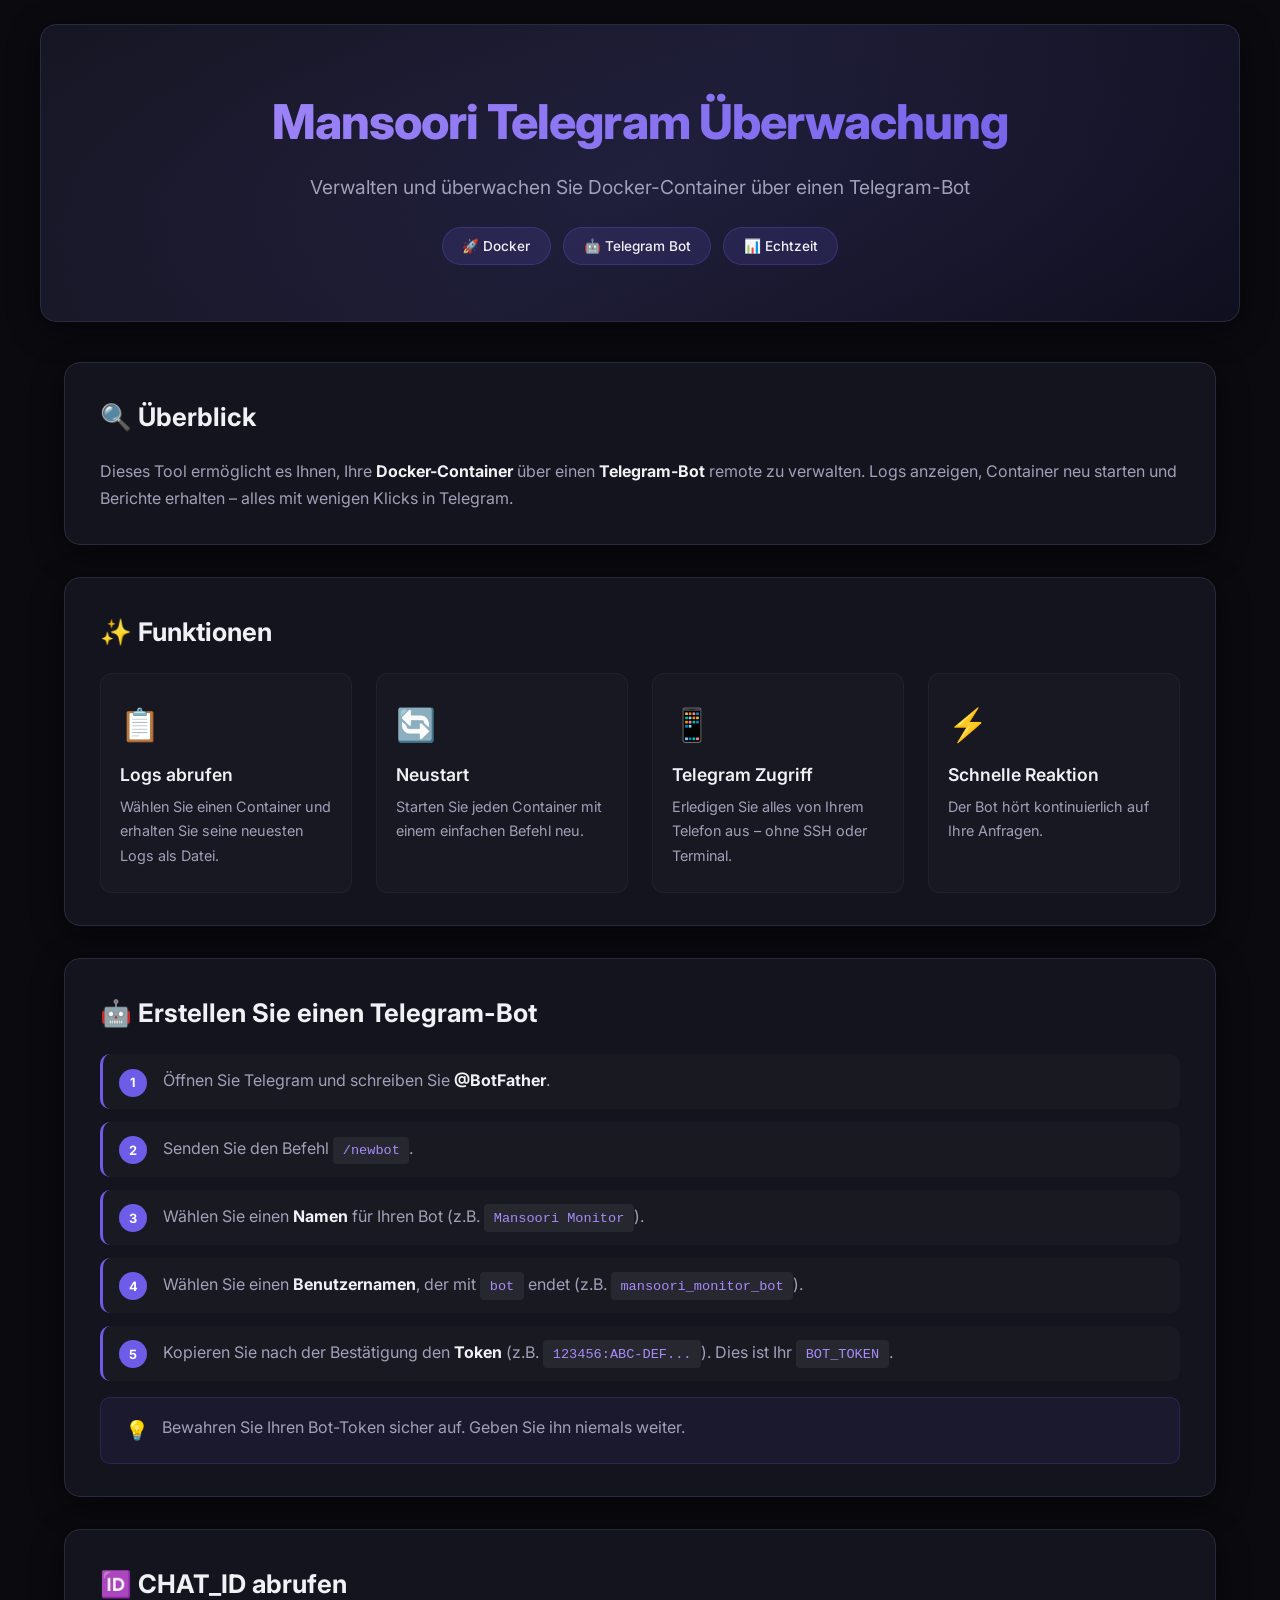
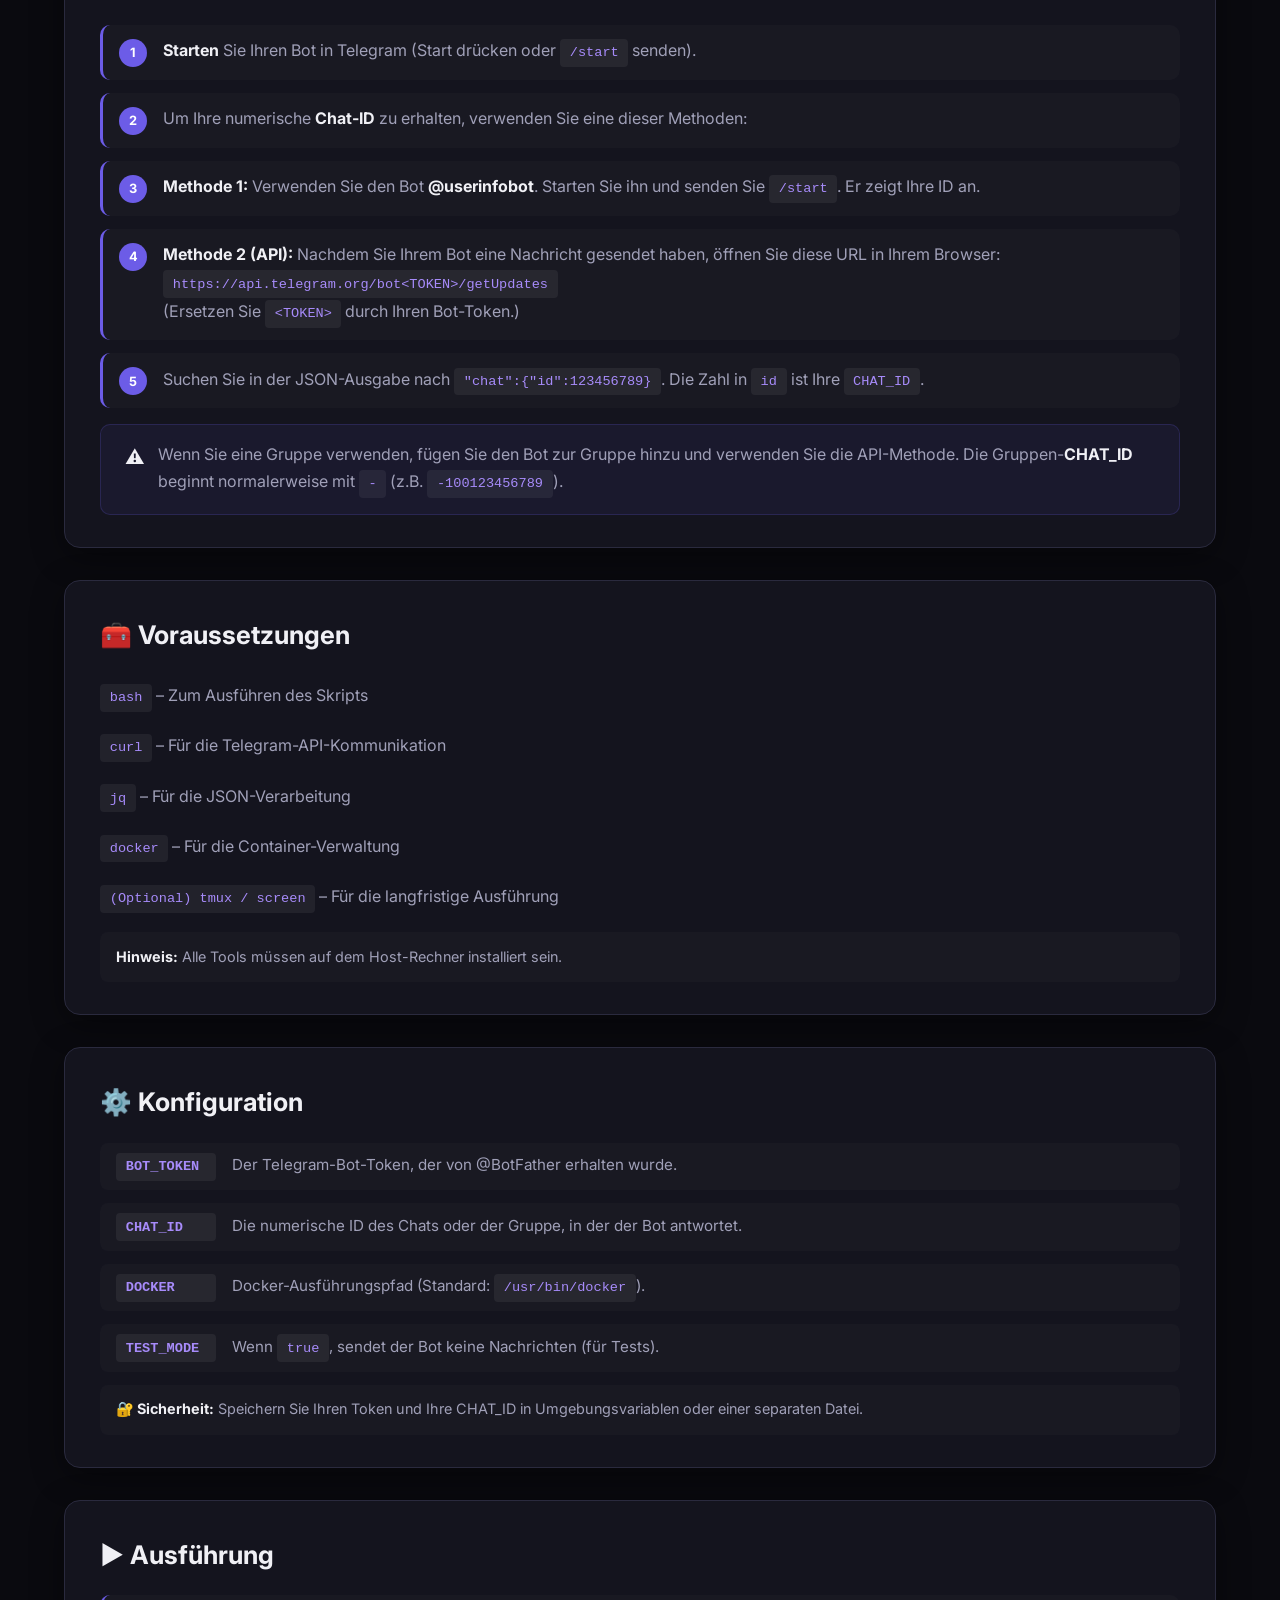
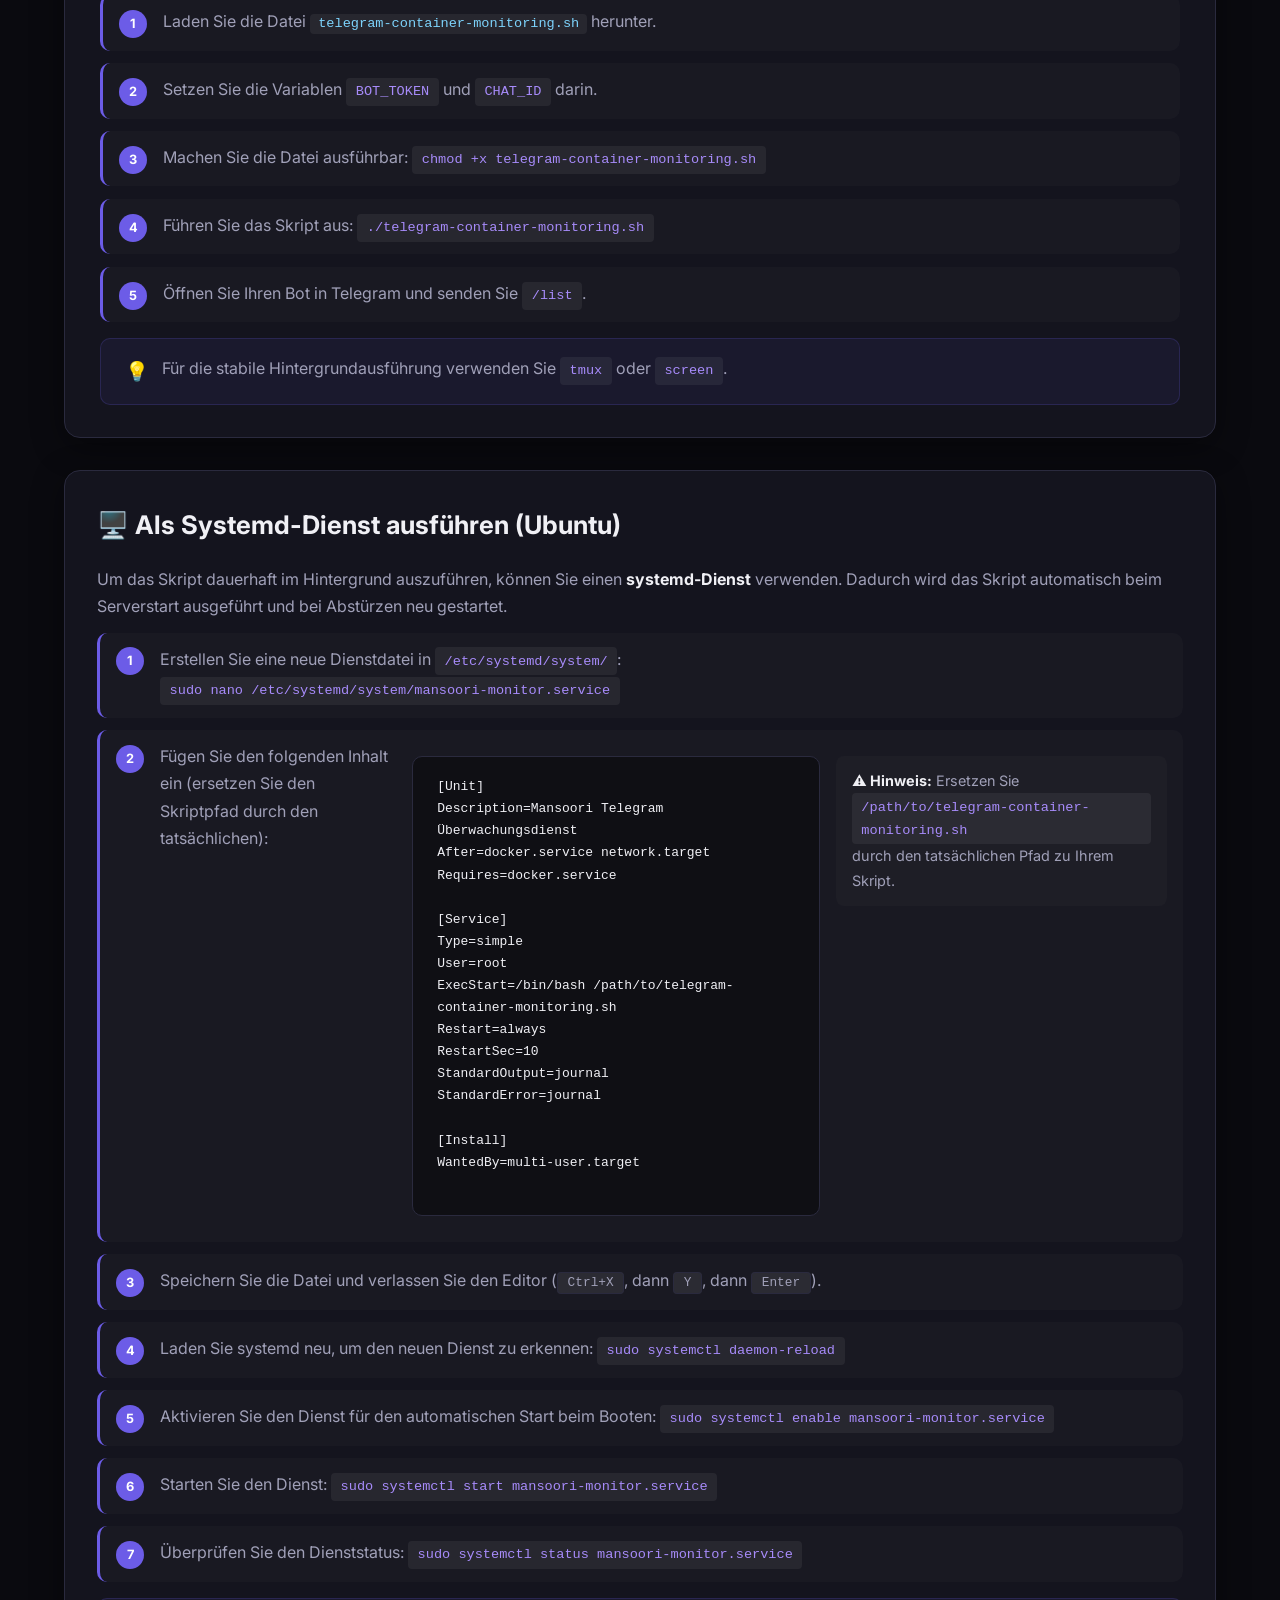
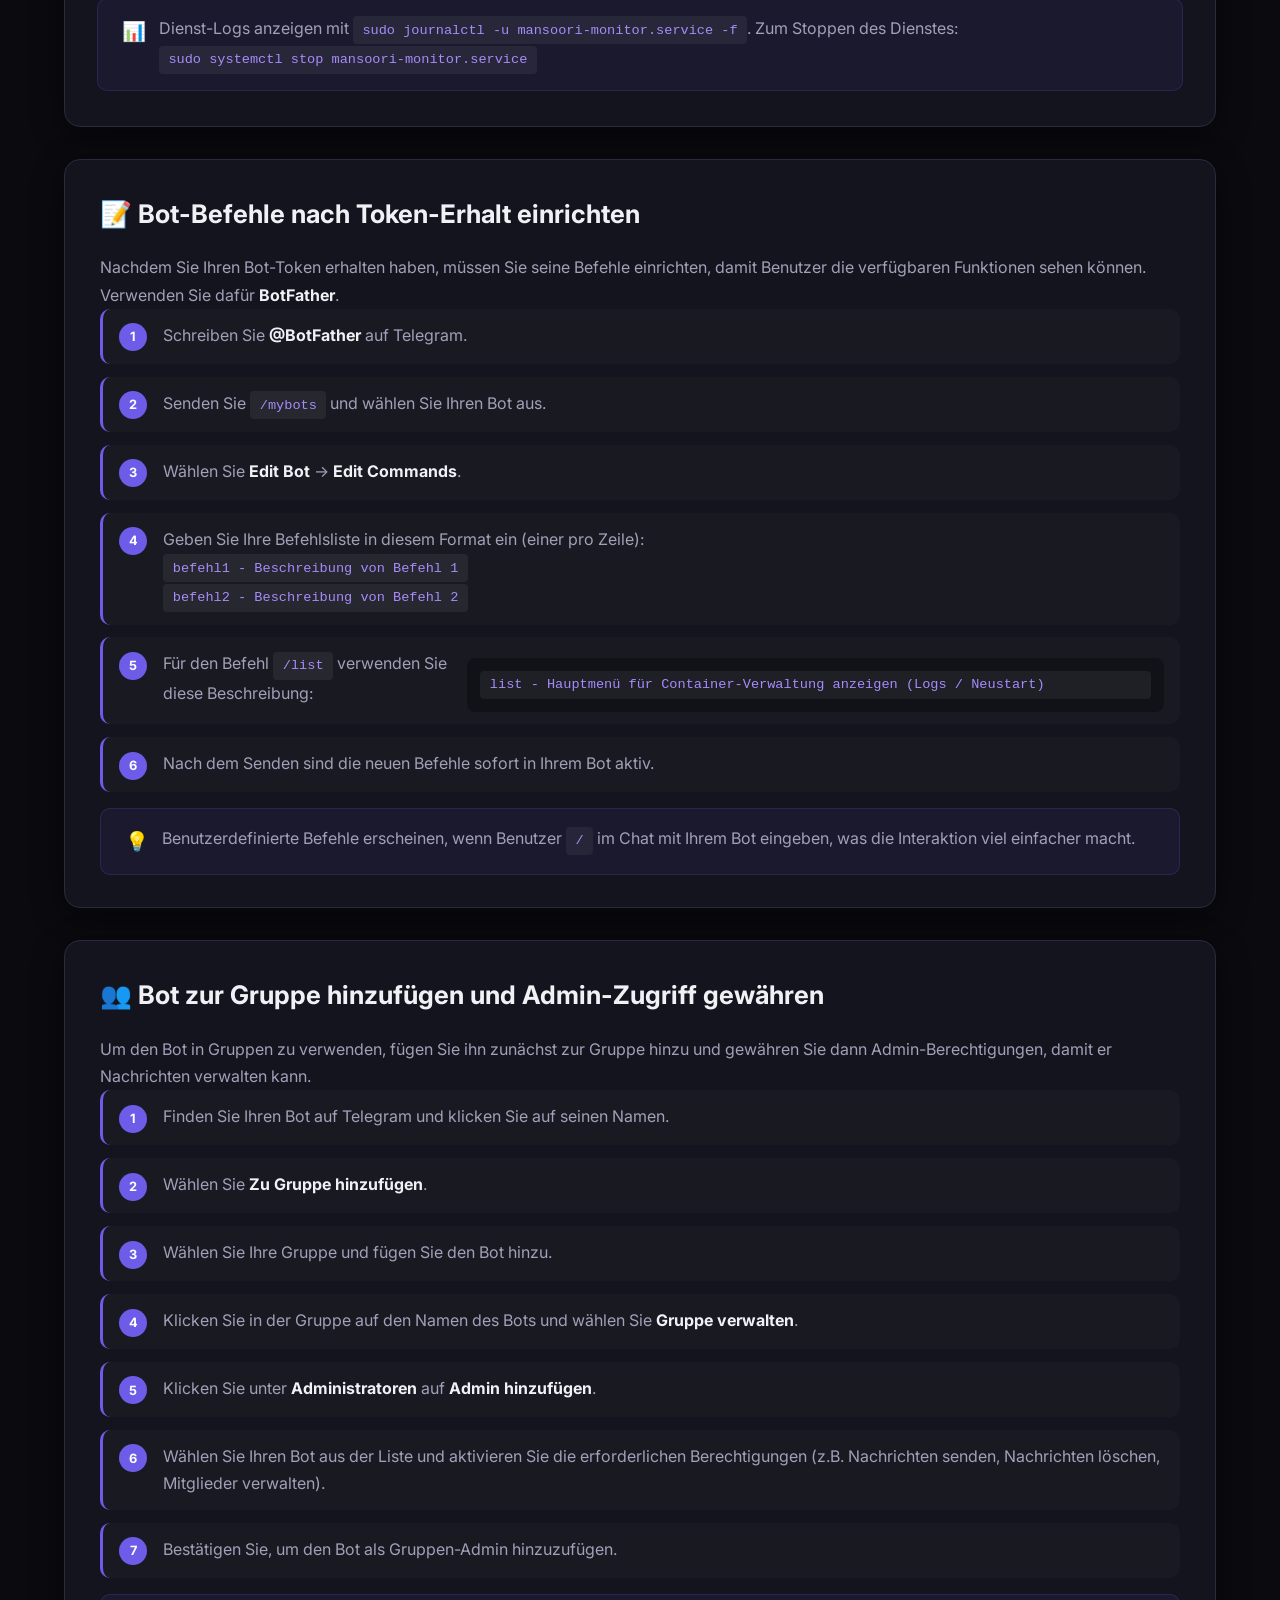
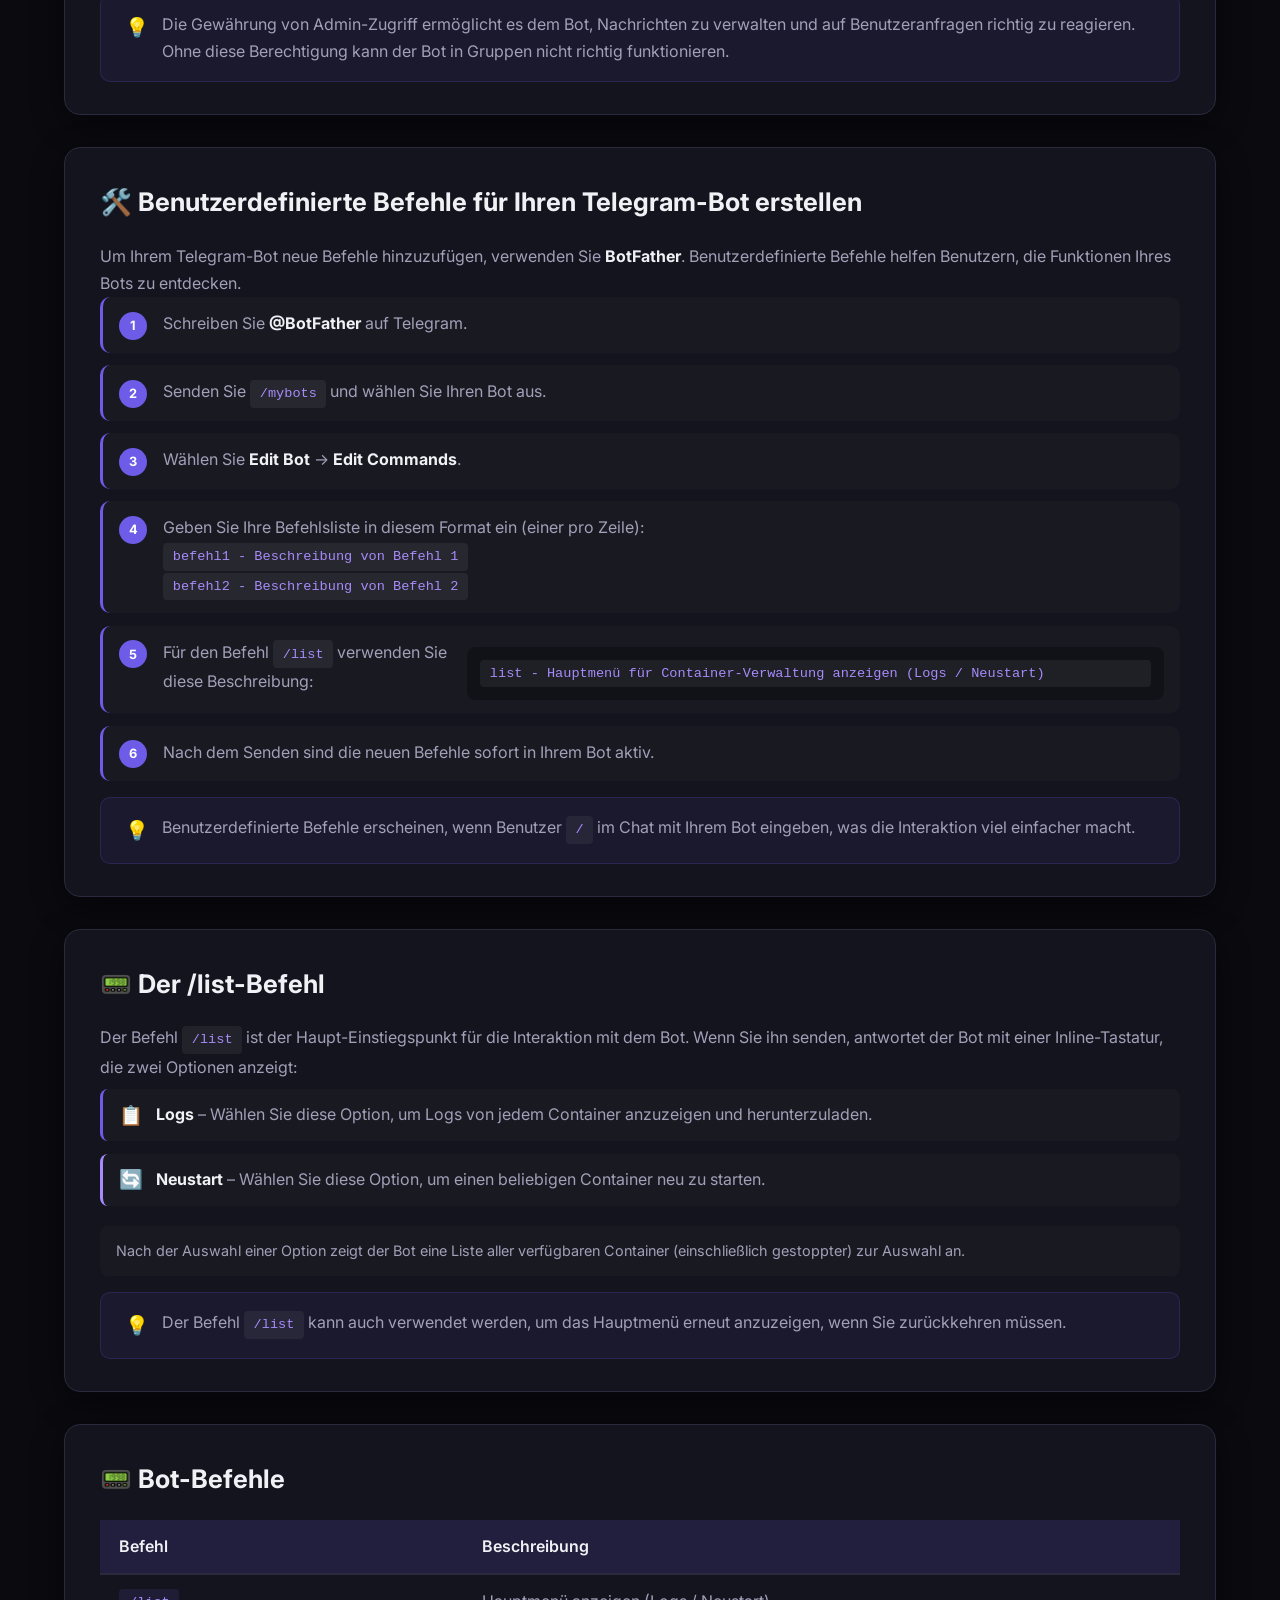
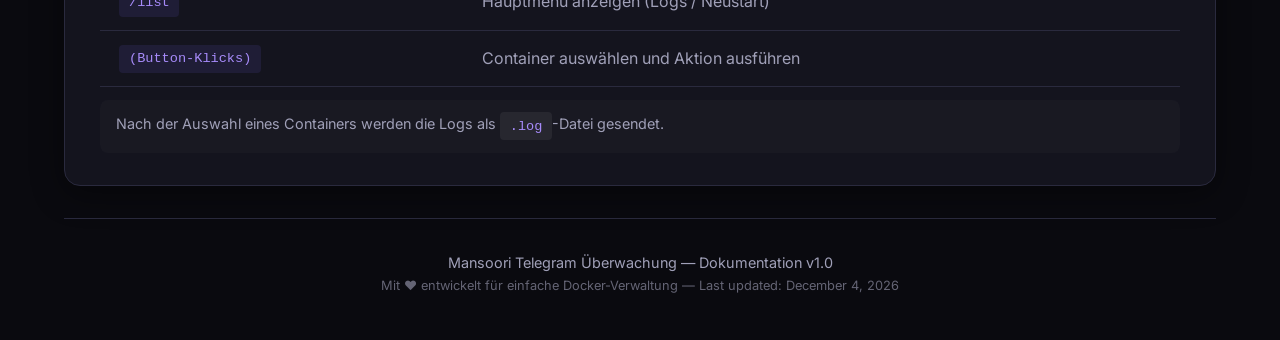
<file: de.html>
<!DOCTYPE html>
<html lang="de">
<head>
    <meta charset="UTF-8" />
    <meta name="viewport" content="width=device-width, initial-scale=1.0" />
    <title>Mansoori Telegram Überwachung</title>
    <link href="https://fonts.googleapis.com/css2?family=Inter:wght@300;400;500;600;700;800&display=swap" rel="stylesheet" />
    <style>
        * {
            margin: 0;
            padding: 0;
            box-sizing: border-box;
        }

        :root {
            --bg-primary: #0a0a0f;
            --bg-card: #14141e;
            --bg-card-hover: #1a1a2e;
            --border-color: #2a2a3e;
            --text-primary: #f0f0f5;
            --text-secondary: #a0a0b8;
            --accent: #6c5ce7;
            --accent-hover: #7c6cf7;
            --radius: 16px;
            --shadow: 0 8px 32px rgba(0,0,0,0.4);
        }

        body {
            font-family: 'Inter', -apple-system, BlinkMacSystemFont, sans-serif;
            background: var(--bg-primary);
            color: var(--text-primary);
            line-height: 1.7;
            padding: 0;
            margin: 0;
            min-height: 100vh;
            direction: ltr;
            text-align: left;
        }

        .container {
            max-width: 1200px;
            margin: 0 auto;
            padding: 0 1.5rem 3rem;
        }

        .hero {
            background: linear-gradient(135deg, #14141e 0%, #1a1a2e 50%, #0d0d1a 100%);
            border: 1px solid var(--border-color);
            border-radius: var(--radius);
            padding: 3.5rem 2.5rem;
            margin: 1.5rem auto 2.5rem;
            max-width: 1200px;
            width: calc(100% - 3rem);
            box-shadow: var(--shadow);
            position: relative;
            overflow: hidden;
            text-align: center;
        }

        .hero-content {
            position: relative;
            z-index: 2;
        }

        .hero h1 {
            font-size: 3rem;
            font-weight: 800;
            background: linear-gradient(135deg, #a78bfa, #6c5ce7);
            -webkit-background-clip: text;
            -webkit-text-fill-color: transparent;
            background-clip: text;
            margin-bottom: 0.5rem;
            letter-spacing: -0.02em;
            text-align: center;
        }

        .hero .subtitle {
            font-size: 1.2rem;
            color: var(--text-secondary);
            margin-bottom: 1.5rem;
            text-align: center;
        }

        .hero-glow {
            position: absolute;
            top: -50%;
            left: -50%;
            width: 200%;
            height: 200%;
            background: radial-gradient(ellipse at center, rgba(108,92,231,0.08) 0%, transparent 70%);
            z-index: 1;
            pointer-events: none;
        }

        .badge-container {
            display: flex;
            gap: 0.8rem;
            flex-wrap: wrap;
            justify-content: center;
        }

        .badge {
            background: rgba(108,92,231,0.15);
            border: 1px solid rgba(108,92,231,0.25);
            padding: 0.4rem 1.2rem;
            border-radius: 50px;
            font-size: 0.85rem;
            font-weight: 500;
            color: var(--text-primary);
        }

        .card {
            background: var(--bg-card);
            border: 1px solid var(--border-color);
            border-radius: var(--radius);
            padding: 2rem 2.2rem;
            margin-bottom: 2rem;
            box-shadow: var(--shadow);
            transition: border-color 0.3s ease;
        }

        .card:hover {
            border-color: rgba(108,92,231,0.3);
        }

        .card h2 {
            font-size: 1.6rem;
            font-weight: 700;
            margin-bottom: 1.2rem;
            color: var(--text-primary);
            text-align: left;
        }

        .card p, .card li {
            color: var(--text-secondary);
            text-align: left;
        }

        .card strong {
            color: var(--text-primary);
        }

        .features-grid {
            display: grid;
            grid-template-columns: repeat(auto-fit, minmax(220px, 1fr));
            gap: 1.5rem;
            margin-top: 0.5rem;
        }

        .feature-item {
            background: rgba(255,255,255,0.02);
            padding: 1.5rem 1.2rem;
            border-radius: 12px;
            border: 1px solid rgba(255,255,255,0.04);
            transition: all 0.3s ease;
            text-align: left;
        }

        .feature-item:hover {
            background: var(--bg-card-hover);
            border-color: rgba(108,92,231,0.2);
            transform: translateY(-2px);
        }

        .feature-item .icon {
            font-size: 2rem;
            display: block;
            margin-bottom: 0.5rem;
        }

        .feature-item h3 {
            font-size: 1.1rem;
            font-weight: 600;
            margin-bottom: 0.3rem;
            color: var(--text-primary);
            text-align: left;
        }

        .feature-item p {
            font-size: 0.9rem;
            color: var(--text-secondary);
            text-align: left;
        }

        .step-list {
            display: flex;
            flex-direction: column;
            gap: 0.8rem;
        }

        .step {
            display: flex;
            align-items: flex-start;
            gap: 1rem;
            padding: 0.8rem 1rem;
            background: rgba(255,255,255,0.02);
            border-radius: 10px;
            border-left: 3px solid var(--accent);
        }

        .step-num {
            background: var(--accent);
            color: #fff;
            width: 28px;
            height: 28px;
            border-radius: 50%;
            display: flex;
            align-items: center;
            justify-content: center;
            font-size: 0.8rem;
            font-weight: 700;
            flex-shrink: 0;
            margin-top: 0.1rem;
        }

        .step p {
            margin: 0;
            color: var(--text-secondary);
            text-align: left;
        }

        .step strong {
            color: var(--text-primary);
        }

        .cmd, code, .var {
            background: rgba(255,255,255,0.06);
            padding: 0.15rem 0.6rem;
            border-radius: 4px;
            font-family: 'Monaco', 'Menlo', monospace;
            font-size: 0.85rem;
            color: #a78bfa;
            direction: ltr;
            text-align: left;
            display: inline-block;
        }

        pre {
            background: rgba(0,0,0,0.4);
            padding: 1.2rem 1.5rem;
            border-radius: 10px;
            overflow-x: auto;
            border: 1px solid var(--border-color);
            margin: 0.8rem 0;
            white-space: pre-wrap !important;
            word-wrap: break-word !important;
            overflow: visible !important;
            max-height: none !important;
            width: 100% !important;
            box-sizing: border-box !important;
        }

        pre code {
            background: transparent;
            padding: 0;
            color: #e0e0e5;
            font-size: 0.85rem;
            display: block;
            direction: ltr;
            text-align: left;
        }

        .tip-box {
            background: rgba(108,92,231,0.08);
            border: 1px solid rgba(108,92,231,0.2);
            border-radius: 10px;
            padding: 1rem 1.5rem;
            margin-top: 1rem;
            display: flex;
            align-items: flex-start;
            gap: 0.8rem;
        }

        .tip-icon {
            font-size: 1.2rem;
            flex-shrink: 0;
        }

        .tip-box p {
            margin: 0;
            color: var(--text-secondary);
            text-align: left;
        }

        .config-block {
            display: flex;
            flex-direction: column;
            gap: 0.8rem;
        }

        .config-item {
            display: flex;
            align-items: baseline;
            gap: 1rem;
            padding: 0.6rem 1rem;
            background: rgba(255,255,255,0.02);
            border-radius: 8px;
            flex-wrap: wrap;
        }

        .config-item .var {
            font-weight: 600;
            min-width: 100px;
        }

        .config-item .desc {
            color: var(--text-secondary);
            font-size: 0.95rem;
            text-align: left;
        }

        .commands-table {
            width: 100%;
            border-collapse: collapse;
            margin: 0.5rem 0;
        }

        .commands-table th {
            background: rgba(108,92,231,0.15);
            padding: 0.8rem 1.2rem;
            text-align: left;
            font-weight: 600;
            color: var(--text-primary);
            border-bottom: 2px solid var(--border-color);
        }

        .commands-table td {
            padding: 0.8rem 1.2rem;
            border-bottom: 1px solid var(--border-color);
            color: var(--text-secondary);
            text-align: left;
        }

        .commands-table tr:hover td {
            background: rgba(255,255,255,0.02);
        }

        .commands-table .cmd {
            background: rgba(108,92,231,0.12);
        }

        .prereq-list {
            list-style: none;
            padding: 0;
            display: flex;
            flex-direction: column;
            gap: 0.5rem;
        }

        .prereq-list li {
            padding: 0.4rem 0;
            color: var(--text-secondary);
            text-align: left;
        }

        .note {
            font-size: 0.9rem;
            color: var(--text-secondary);
            padding: 0.8rem 1rem;
            background: rgba(255,255,255,0.02);
            border-radius: 8px;
            margin-top: 0.8rem;
            text-align: left;
        }

        .file {
            background: rgba(255,255,255,0.06);
            padding: 0.15rem 0.5rem;
            border-radius: 4px;
            font-family: monospace;
            font-size: 0.85rem;
            color: #7dd3fc;
        }

        .footer {
            text-align: center;
            padding: 2rem 0 1rem;
            border-top: 1px solid var(--border-color);
            margin-top: 1rem;
        }

        .footer p {
            color: var(--text-secondary);
            font-size: 0.9rem;
            text-align: center;
        }

        .footer .small {
            font-size: 0.8rem;
            color: rgba(160,160,184,0.6);
        }

        kbd {
            background: rgba(255,255,255,0.08);
            padding: 0.15rem 0.6rem;
            border-radius: 4px;
            font-size: 0.8rem;
            border: 1px solid var(--border-color);
            color: var(--text-secondary);
        }

        .service-section {
            width: 100% !important;
            max-width: 100% !important;
            margin: 0 auto 2rem auto !important;
            padding: 0 !important;
            border-radius: 0 !important;
            box-shadow: none !important;
            background: transparent !important;
            border: none !important;
            overflow: visible !important;
        }

        .service-section .service-inner {
            background: var(--bg-card);
            border: 1px solid var(--border-color);
            border-radius: var(--radius);
            padding: 2rem 2rem 2.2rem;
            box-shadow: var(--shadow);
            width: 100%;
            overflow: visible !important;
        }

        .service-section pre {
            white-space: pre-wrap !important;
            word-wrap: break-word !important;
            overflow: visible !important;
            max-height: none !important;
            width: 100% !important;
            box-sizing: border-box !important;
        }

        ul, ol {
            padding-left: 1.5rem;
            padding-right: 0;
        }

        ul li, ol li {
            text-align: left;
        }

        @media (max-width: 768px) {
            .hero {
                padding: 2rem 1.2rem;
                width: calc(100% - 1.5rem);
            }
            .hero h1 {
                font-size: 2rem;
            }
            .card {
                padding: 1.5rem 1.2rem;
            }
            .features-grid {
                grid-template-columns: 1fr 1fr;
            }
            .config-item {
                flex-direction: column;
                gap: 0.2rem;
            }
            .service-section .service-inner {
                padding: 1.4rem 1.2rem;
            }
        }

        @media (max-width: 480px) {
            .features-grid {
                grid-template-columns: 1fr;
            }
            .hero h1 {
                font-size: 1.6rem;
            }
            .step {
                flex-direction: column;
                gap: 0.3rem;
            }
            .service-section .service-inner {
                padding: 1rem 0.8rem;
            }
        }
    </style>
</head>
<body>

    <header class="hero">
        <div class="hero-content">
            <h1>Mansoori Telegram Überwachung</h1>
            <p class="subtitle">Verwalten und überwachen Sie Docker-Container über einen Telegram-Bot</p>
            <div class="badge-container">
                <span class="badge">🚀 Docker</span>
                <span class="badge">🤖 Telegram Bot</span>
                <span class="badge">📊 Echtzeit</span>
            </div>
        </div>
        <div class="hero-glow"></div>
    </header>

    <main class="container">

        <section class="card">
            <h2>🔍 Überblick</h2>
            <p>
                Dieses Tool ermöglicht es Ihnen, Ihre <strong>Docker-Container</strong> über einen 
                <strong>Telegram-Bot</strong> remote zu verwalten. Logs anzeigen, Container neu starten 
                und Berichte erhalten – alles mit wenigen Klicks in Telegram.
            </p>
        </section>

        <section class="card">
            <h2>✨ Funktionen</h2>
            <div class="features-grid">
                <div class="feature-item">
                    <span class="icon">📋</span>
                    <h3>Logs abrufen</h3>
                    <p>Wählen Sie einen Container und erhalten Sie seine neuesten Logs als Datei.</p>
                </div>
                <div class="feature-item">
                    <span class="icon">🔄</span>
                    <h3>Neustart</h3>
                    <p>Starten Sie jeden Container mit einem einfachen Befehl neu.</p>
                </div>
                <div class="feature-item">
                    <span class="icon">📱</span>
                    <h3>Telegram Zugriff</h3>
                    <p>Erledigen Sie alles von Ihrem Telefon aus – ohne SSH oder Terminal.</p>
                </div>
                <div class="feature-item">
                    <span class="icon">⚡</span>
                    <h3>Schnelle Reaktion</h3>
                    <p>Der Bot hört kontinuierlich auf Ihre Anfragen.</p>
                </div>
            </div>
        </section>

        <section class="card">
            <h2>🤖 Erstellen Sie einen Telegram-Bot</h2>
            <div class="step-list">
                <div class="step">
                    <span class="step-num">1</span>
                    <p>Öffnen Sie Telegram und schreiben Sie <strong>@BotFather</strong>.</p>
                </div>
                <div class="step">
                    <span class="step-num">2</span>
                    <p>Senden Sie den Befehl <span class="cmd">/newbot</span>.</p>
                </div>
                <div class="step">
                    <span class="step-num">3</span>
                    <p>Wählen Sie einen <strong>Namen</strong> für Ihren Bot (z.B. <code>Mansoori Monitor</code>).</p>
                </div>
                <div class="step">
                    <span class="step-num">4</span>
                    <p>Wählen Sie einen <strong>Benutzernamen</strong>, der mit <code>bot</code> endet (z.B. <code>mansoori_monitor_bot</code>).</p>
                </div>
                <div class="step">
                    <span class="step-num">5</span>
                    <p>Kopieren Sie nach der Bestätigung den <strong>Token</strong> (z.B. <code>123456:ABC-DEF...</code>). Dies ist Ihr <span class="var">BOT_TOKEN</span>.</p>
                </div>
            </div>
            <div class="tip-box">
                <span class="tip-icon">💡</span>
                <p>Bewahren Sie Ihren Bot-Token sicher auf. Geben Sie ihn niemals weiter.</p>
            </div>
        </section>

        <section class="card">
            <h2>🆔 CHAT_ID abrufen</h2>
            <div class="step-list">
                <div class="step">
                    <span class="step-num">1</span>
                    <p><strong>Starten</strong> Sie Ihren Bot in Telegram (Start drücken oder <span class="cmd">/start</span> senden).</p>
                </div>
                <div class="step">
                    <span class="step-num">2</span>
                    <p>Um Ihre numerische <strong>Chat-ID</strong> zu erhalten, verwenden Sie eine dieser Methoden:</p>
                </div>
                <div class="step">
                    <span class="step-num">3</span>
                    <p>
                        <strong>Methode 1:</strong> Verwenden Sie den Bot <strong>@userinfobot</strong>. 
                        Starten Sie ihn und senden Sie <span class="cmd">/start</span>. Er zeigt Ihre ID an.
                    </p>
                </div>
                <div class="step">
                    <span class="step-num">4</span>
                    <p>
                        <strong>Methode 2 (API):</strong> Nachdem Sie Ihrem Bot eine Nachricht gesendet haben, öffnen Sie diese URL in Ihrem Browser:
                        <br />
                        <code>https://api.telegram.org/bot&lt;TOKEN&gt;/getUpdates</code>
                        <br />
                        (Ersetzen Sie <code>&lt;TOKEN&gt;</code> durch Ihren Bot-Token.)
                    </p>
                </div>
                <div class="step">
                    <span class="step-num">5</span>
                    <p>Suchen Sie in der JSON-Ausgabe nach <code>"chat":{"id":123456789}</code>. Die Zahl in <code>id</code> ist Ihre <span class="var">CHAT_ID</span>.</p>
                </div>
            </div>
            <div class="tip-box">
                <span class="tip-icon">⚠️</span>
                <p>
                    Wenn Sie eine Gruppe verwenden, fügen Sie den Bot zur Gruppe hinzu und verwenden Sie die API-Methode. 
                    Die Gruppen-<strong>CHAT_ID</strong> beginnt normalerweise mit <code>-</code> (z.B. <code>-100123456789</code>).
                </p>
            </div>
        </section>

        <section class="card">
            <h2>🧰 Voraussetzungen</h2>
            <ul class="prereq-list">
                <li><span class="cmd">bash</span> – Zum Ausführen des Skripts</li>
                <li><span class="cmd">curl</span> – Für die Telegram-API-Kommunikation</li>
                <li><span class="cmd">jq</span> – Für die JSON-Verarbeitung</li>
                <li><span class="cmd">docker</span> – Für die Container-Verwaltung</li>
                <li><span class="cmd">(Optional) tmux / screen</span> – Für die langfristige Ausführung</li>
            </ul>
            <p class="note">
                <strong>Hinweis:</strong> Alle Tools müssen auf dem Host-Rechner installiert sein.
            </p>
        </section>

        <section class="card">
            <h2>⚙️ Konfiguration</h2>
            <div class="config-block">
                <div class="config-item">
                    <span class="var">BOT_TOKEN</span>
                    <span class="desc">Der Telegram-Bot-Token, der von @BotFather erhalten wurde.</span>
                </div>
                <div class="config-item">
                    <span class="var">CHAT_ID</span>
                    <span class="desc">Die numerische ID des Chats oder der Gruppe, in der der Bot antwortet.</span>
                </div>
                <div class="config-item">
                    <span class="var">DOCKER</span>
                    <span class="desc">Docker-Ausführungspfad (Standard: <code>/usr/bin/docker</code>).</span>
                </div>
                <div class="config-item">
                    <span class="var">TEST_MODE</span>
                    <span class="desc">Wenn <code>true</code>, sendet der Bot keine Nachrichten (für Tests).</span>
                </div>
            </div>
            <p class="note">
                <strong>🔐 Sicherheit:</strong> Speichern Sie Ihren Token und Ihre CHAT_ID in Umgebungsvariablen oder einer separaten Datei.
            </p>
        </section>

        <section class="card">
            <h2>▶️ Ausführung</h2>
            <div class="step-list">
                <div class="step">
                    <span class="step-num">1</span>
                    <p>Laden Sie die Datei <span class="file">telegram-container-monitoring.sh</span> herunter.</p>
                </div>
                <div class="step">
                    <span class="step-num">2</span>
                    <p>Setzen Sie die Variablen <code>BOT_TOKEN</code> und <code>CHAT_ID</code> darin.</p>
                </div>
                <div class="step">
                    <span class="step-num">3</span>
                    <p>Machen Sie die Datei ausführbar: <span class="cmd">chmod +x telegram-container-monitoring.sh</span></p>
                </div>
                <div class="step">
                    <span class="step-num">4</span>
                    <p>Führen Sie das Skript aus: <span class="cmd">./telegram-container-monitoring.sh</span></p>
                </div>
                <div class="step">
                    <span class="step-num">5</span>
                    <p>Öffnen Sie Ihren Bot in Telegram und senden Sie <span class="cmd">/list</span>.</p>
                </div>
            </div>
            <div class="tip-box">
                <span class="tip-icon">💡</span>
                <p>Für die stabile Hintergrundausführung verwenden Sie <span class="cmd">tmux</span> oder <span class="cmd">screen</span>.</p>
            </div>
        </section>

        <section class="card service-section">
            <div class="service-inner">
                <h2>🖥️ Als Systemd-Dienst ausführen (Ubuntu)</h2>
                <p style="color:var(--text-secondary); margin-bottom:0.8rem;">
                    Um das Skript dauerhaft im Hintergrund auszuführen, können Sie einen <strong>systemd-Dienst</strong> verwenden. 
                    Dadurch wird das Skript automatisch beim Serverstart ausgeführt und bei Abstürzen neu gestartet.
                </p>
                <div class="step-list">
                    <div class="step">
                        <span class="step-num">1</span>
                        <p>
                            Erstellen Sie eine neue Dienstdatei in <code>/etc/systemd/system/</code>:
                            <br />
                            <span class="cmd">sudo nano /etc/systemd/system/mansoori-monitor.service</span>
                        </p>
                    </div>
                    <div class="step">
                        <span class="step-num">2</span>
                        <p>
                            Fügen Sie den folgenden Inhalt ein (ersetzen Sie den Skriptpfad durch den tatsächlichen):
                        </p>
                        <pre>
[Unit]
Description=Mansoori Telegram Überwachungsdienst
After=docker.service network.target
Requires=docker.service

[Service]
Type=simple
User=root
ExecStart=/bin/bash /path/to/telegram-container-monitoring.sh
Restart=always
RestartSec=10
StandardOutput=journal
StandardError=journal

[Install]
WantedBy=multi-user.target
                        </pre>
                        <p class="note" style="margin-top:0.8rem;">
                            <strong>⚠️ Hinweis:</strong> Ersetzen Sie <code>/path/to/telegram-container-monitoring.sh</code> durch den tatsächlichen Pfad zu Ihrem Skript.
                        </p>
                    </div>
                    <div class="step">
                        <span class="step-num">3</span>
                        <p>Speichern Sie die Datei und verlassen Sie den Editor (<kbd>Ctrl+X</kbd>, dann <kbd>Y</kbd>, dann <kbd>Enter</kbd>).</p>
                    </div>
                    <div class="step">
                        <span class="step-num">4</span>
                        <p>Laden Sie systemd neu, um den neuen Dienst zu erkennen: <span class="cmd">sudo systemctl daemon-reload</span></p>
                    </div>
                    <div class="step">
                        <span class="step-num">5</span>
                        <p>Aktivieren Sie den Dienst für den automatischen Start beim Booten: <span class="cmd">sudo systemctl enable mansoori-monitor.service</span></p>
                    </div>
                    <div class="step">
                        <span class="step-num">6</span>
                        <p>Starten Sie den Dienst: <span class="cmd">sudo systemctl start mansoori-monitor.service</span></p>
                    </div>
                    <div class="step">
                        <span class="step-num">7</span>
                        <p>Überprüfen Sie den Dienststatus: <span class="cmd">sudo systemctl status mansoori-monitor.service</span></p>
                    </div>
                </div>
                <div class="tip-box">
                    <span class="tip-icon">📊</span>
                    <p>
                        Dienst-Logs anzeigen mit <span class="cmd">sudo journalctl -u mansoori-monitor.service -f</span>.
                        Zum Stoppen des Dienstes: <span class="cmd">sudo systemctl stop mansoori-monitor.service</span>
                    </p>
                </div>
            </div>
        </section>

        <section class="card">
            <h2>📝 Bot-Befehle nach Token-Erhalt einrichten</h2>
            <p>
                Nachdem Sie Ihren Bot-Token erhalten haben, müssen Sie seine Befehle einrichten, damit Benutzer die verfügbaren Funktionen sehen können. 
                Verwenden Sie dafür <strong>BotFather</strong>.
            </p>
            <div class="step-list">
                <div class="step">
                    <span class="step-num">1</span>
                    <p>Schreiben Sie <strong>@BotFather</strong> auf Telegram.</p>
                </div>
                <div class="step">
                    <span class="step-num">2</span>
                    <p>Senden Sie <span class="cmd">/mybots</span> und wählen Sie Ihren Bot aus.</p>
                </div>
                <div class="step">
                    <span class="step-num">3</span>
                    <p>Wählen Sie <strong>Edit Bot</strong> → <strong>Edit Commands</strong>.</p>
                </div>
                <div class="step">
                    <span class="step-num">4</span>
                    <p>
                        Geben Sie Ihre Befehlsliste in diesem Format ein (einer pro Zeile):
                        <br />
                        <code>befehl1 - Beschreibung von Befehl 1</code>
                        <br />
                        <code>befehl2 - Beschreibung von Befehl 2</code>
                    </p>
                </div>
                <div class="step">
                    <span class="step-num">5</span>
                    <p>Für den Befehl <span class="cmd">/list</span> verwenden Sie diese Beschreibung:</p>
                    <div style="background:rgba(0,0,0,0.3); padding:0.8rem; border-radius:8px; margin-top:0.5rem; width:100%;">
                        <code style="display:block; direction:ltr; text-align:left;">list - Hauptmenü für Container-Verwaltung anzeigen (Logs / Neustart)</code>
                    </div>
                </div>
                <div class="step">
                    <span class="step-num">6</span>
                    <p>Nach dem Senden sind die neuen Befehle sofort in Ihrem Bot aktiv.</p>
                </div>
            </div>
            <div class="tip-box">
                <span class="tip-icon">💡</span>
                <p>
                    Benutzerdefinierte Befehle erscheinen, wenn Benutzer <code>/</code> im Chat mit Ihrem Bot eingeben, 
                    was die Interaktion viel einfacher macht.
                </p>
            </div>
        </section>

        <section class="card">
            <h2>👥 Bot zur Gruppe hinzufügen und Admin-Zugriff gewähren</h2>
            <p>
                Um den Bot in Gruppen zu verwenden, fügen Sie ihn zunächst zur Gruppe hinzu und gewähren Sie dann Admin-Berechtigungen, damit er Nachrichten verwalten kann.
            </p>
            <div class="step-list">
                <div class="step">
                    <span class="step-num">1</span>
                    <p>Finden Sie Ihren Bot auf Telegram und klicken Sie auf seinen Namen.</p>
                </div>
                <div class="step">
                    <span class="step-num">2</span>
                    <p>Wählen Sie <strong>Zu Gruppe hinzufügen</strong>.</p>
                </div>
                <div class="step">
                    <span class="step-num">3</span>
                    <p>Wählen Sie Ihre Gruppe und fügen Sie den Bot hinzu.</p>
                </div>
                <div class="step">
                    <span class="step-num">4</span>
                    <p>Klicken Sie in der Gruppe auf den Namen des Bots und wählen Sie <strong>Gruppe verwalten</strong>.</p>
                </div>
                <div class="step">
                    <span class="step-num">5</span>
                    <p>Klicken Sie unter <strong>Administratoren</strong> auf <strong>Admin hinzufügen</strong>.</p>
                </div>
                <div class="step">
                    <span class="step-num">6</span>
                    <p>Wählen Sie Ihren Bot aus der Liste und aktivieren Sie die erforderlichen Berechtigungen (z.B. Nachrichten senden, Nachrichten löschen, Mitglieder verwalten).</p>
                </div>
                <div class="step">
                    <span class="step-num">7</span>
                    <p>Bestätigen Sie, um den Bot als Gruppen-Admin hinzuzufügen.</p>
                </div>
            </div>
            <div class="tip-box">
                <span class="tip-icon">💡</span>
                <p>
                    Die Gewährung von Admin-Zugriff ermöglicht es dem Bot, Nachrichten zu verwalten und auf Benutzeranfragen richtig zu reagieren.
                    Ohne diese Berechtigung kann der Bot in Gruppen nicht richtig funktionieren.
                </p>
            </div>
        </section>

        <section class="card">
            <h2>🛠️ Benutzerdefinierte Befehle für Ihren Telegram-Bot erstellen</h2>
            <p>
                Um Ihrem Telegram-Bot neue Befehle hinzuzufügen, verwenden Sie <strong>BotFather</strong>. 
                Benutzerdefinierte Befehle helfen Benutzern, die Funktionen Ihres Bots zu entdecken.
            </p>
            <div class="step-list">
                <div class="step">
                    <span class="step-num">1</span>
                    <p>Schreiben Sie <strong>@BotFather</strong> auf Telegram.</p>
                </div>
                <div class="step">
                    <span class="step-num">2</span>
                    <p>Senden Sie <span class="cmd">/mybots</span> und wählen Sie Ihren Bot aus.</p>
                </div>
                <div class="step">
                    <span class="step-num">3</span>
                    <p>Wählen Sie <strong>Edit Bot</strong> → <strong>Edit Commands</strong>.</p>
                </div>
                <div class="step">
                    <span class="step-num">4</span>
                    <p>
                        Geben Sie Ihre Befehlsliste in diesem Format ein (einer pro Zeile):
                        <br />
                        <code>befehl1 - Beschreibung von Befehl 1</code>
                        <br />
                        <code>befehl2 - Beschreibung von Befehl 2</code>
                    </p>
                </div>
                <div class="step">
                    <span class="step-num">5</span>
                    <p>Für den Befehl <span class="cmd">/list</span> verwenden Sie diese Beschreibung:</p>
                    <div style="background:rgba(0,0,0,0.3); padding:0.8rem; border-radius:8px; margin-top:0.5rem; width:100%;">
                        <code style="display:block; direction:ltr; text-align:left;">list - Hauptmenü für Container-Verwaltung anzeigen (Logs / Neustart)</code>
                    </div>
                </div>
                <div class="step">
                    <span class="step-num">6</span>
                    <p>Nach dem Senden sind die neuen Befehle sofort in Ihrem Bot aktiv.</p>
                </div>
            </div>
            <div class="tip-box">
                <span class="tip-icon">💡</span>
                <p>
                    Benutzerdefinierte Befehle erscheinen, wenn Benutzer <code>/</code> im Chat mit Ihrem Bot eingeben, 
                    was die Interaktion viel einfacher macht.
                </p>
            </div>
        </section>

        <section class="card">
            <h2>📟 Der /list-Befehl</h2>
            <p>
                Der Befehl <span class="cmd">/list</span> ist der Haupt-Einstiegspunkt für die Interaktion mit dem Bot. 
                Wenn Sie ihn senden, antwortet der Bot mit einer Inline-Tastatur, die zwei Optionen anzeigt:
            </p>
            <ul style="list-style:none; padding:0.5rem 0; display:flex; flex-direction:column; gap:0.8rem;">
                <li style="display:flex; align-items:center; gap:0.8rem; background:rgba(255,255,255,0.02); padding:0.6rem 1rem; border-radius:8px; border-left:3px solid var(--accent);">
                    <span style="font-size:1.2rem;">📋</span>
                    <span><strong>Logs</strong> – Wählen Sie diese Option, um Logs von jedem Container anzuzeigen und herunterzuladen.</span>
                </li>
                <li style="display:flex; align-items:center; gap:0.8rem; background:rgba(255,255,255,0.02); padding:0.6rem 1rem; border-radius:8px; border-left:3px solid #a78bfa;">
                    <span style="font-size:1.2rem;">🔄</span>
                    <span><strong>Neustart</strong> – Wählen Sie diese Option, um einen beliebigen Container neu zu starten.</span>
                </li>
            </ul>
            <p class="note">
                Nach der Auswahl einer Option zeigt der Bot eine Liste aller verfügbaren Container (einschließlich gestoppter) zur Auswahl an.
            </p>
            <div class="tip-box" style="margin-top:1rem;">
                <span class="tip-icon">💡</span>
                <p>
                    Der Befehl <span class="cmd">/list</span> kann auch verwendet werden, um das Hauptmenü erneut anzuzeigen, wenn Sie zurückkehren müssen.
                </p>
            </div>
        </section>

        <section class="card">
            <h2>📟 Bot-Befehle</h2>
            <table class="commands-table">
                <thead>
                    <tr><th>Befehl</th><th>Beschreibung</th></tr>
                </thead>
                <tbody>
                    <tr><td><span class="cmd">/list</span></td><td>Hauptmenü anzeigen (Logs / Neustart)</td></tr>
                    <tr><td><span class="cmd">(Button-Klicks)</span></td><td>Container auswählen und Aktion ausführen</td></tr>
                </tbody>
            </table>
            <p class="note">
                Nach der Auswahl eines Containers werden die Logs als <code>.log</code>-Datei gesendet.
            </p>
        </section>

        <footer class="footer">
            <p>Mansoori Telegram Überwachung &mdash; Dokumentation v1.0</p>
            <p class="small">Mit ❤️ entwickelt für einfache Docker-Verwaltung</p>
        </footer>

    </main>

    <script src="js/script.js"></script>
</body>
</html>
</file>
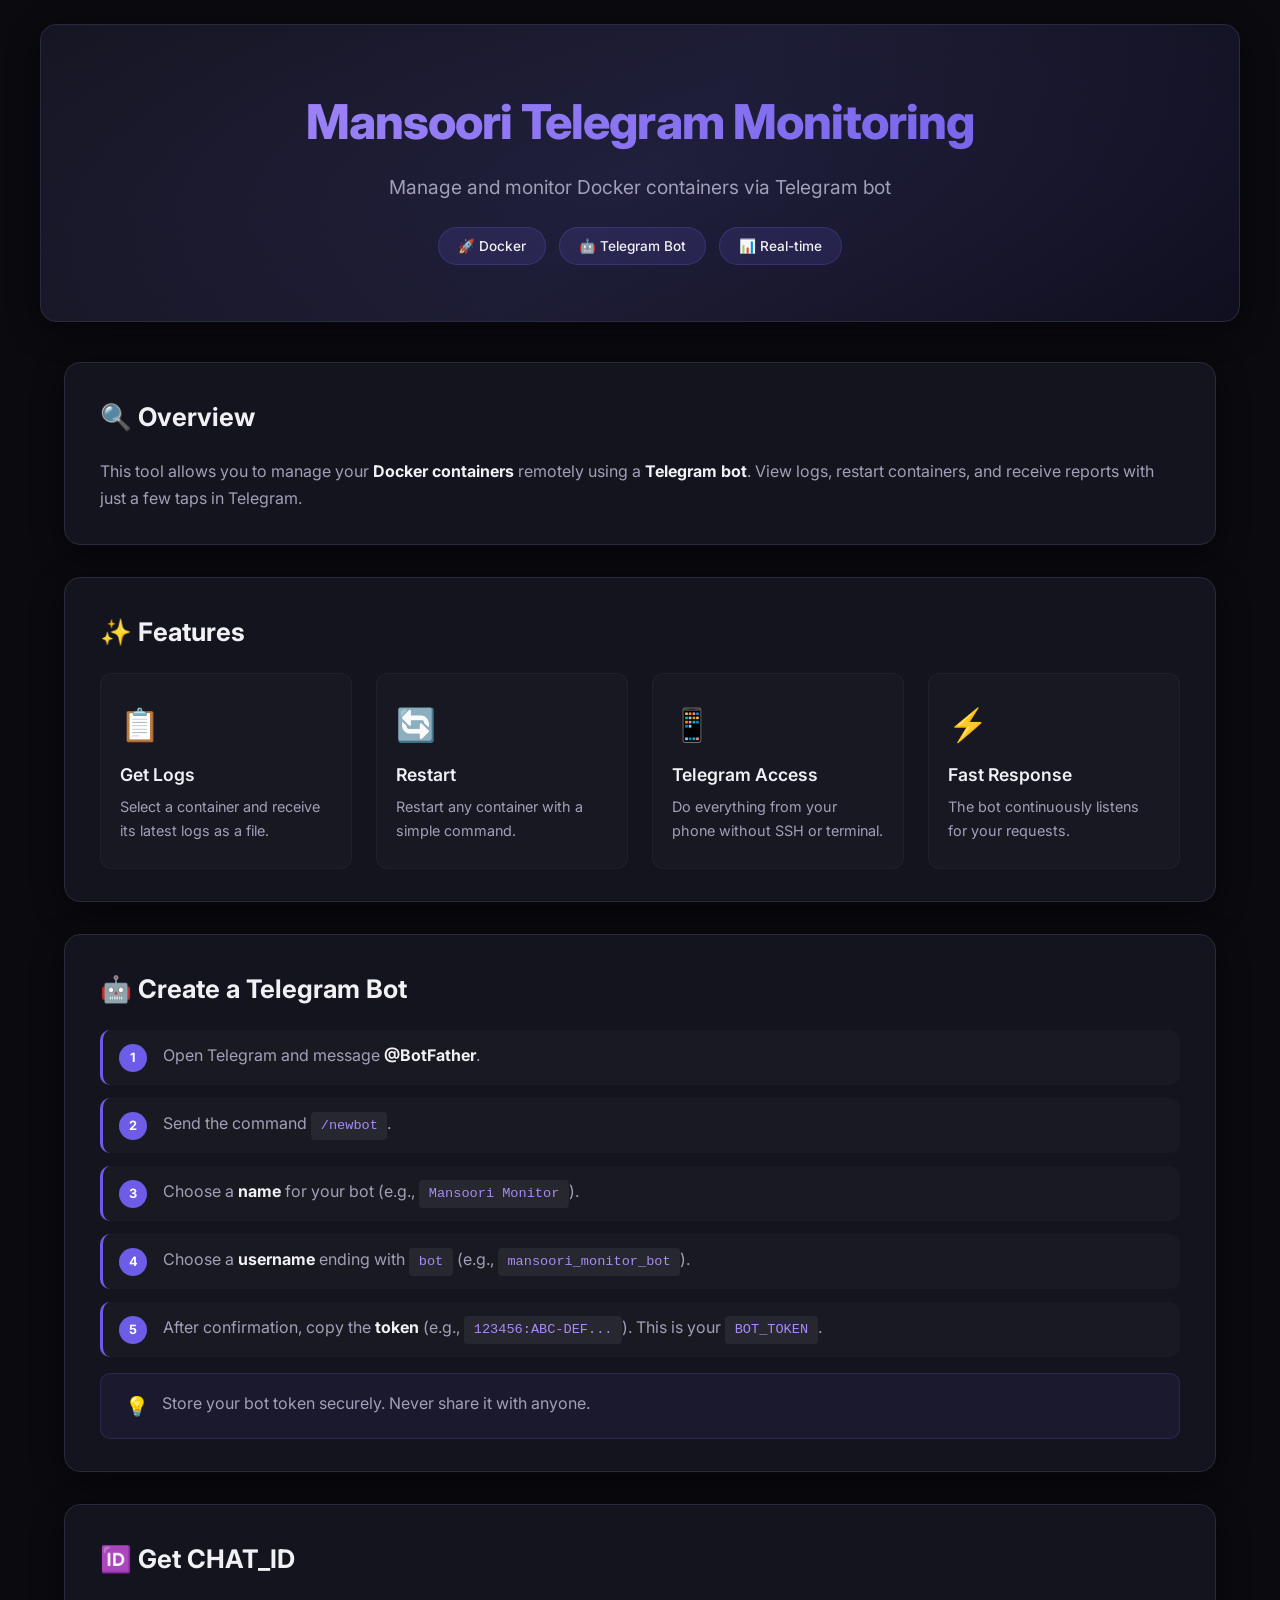
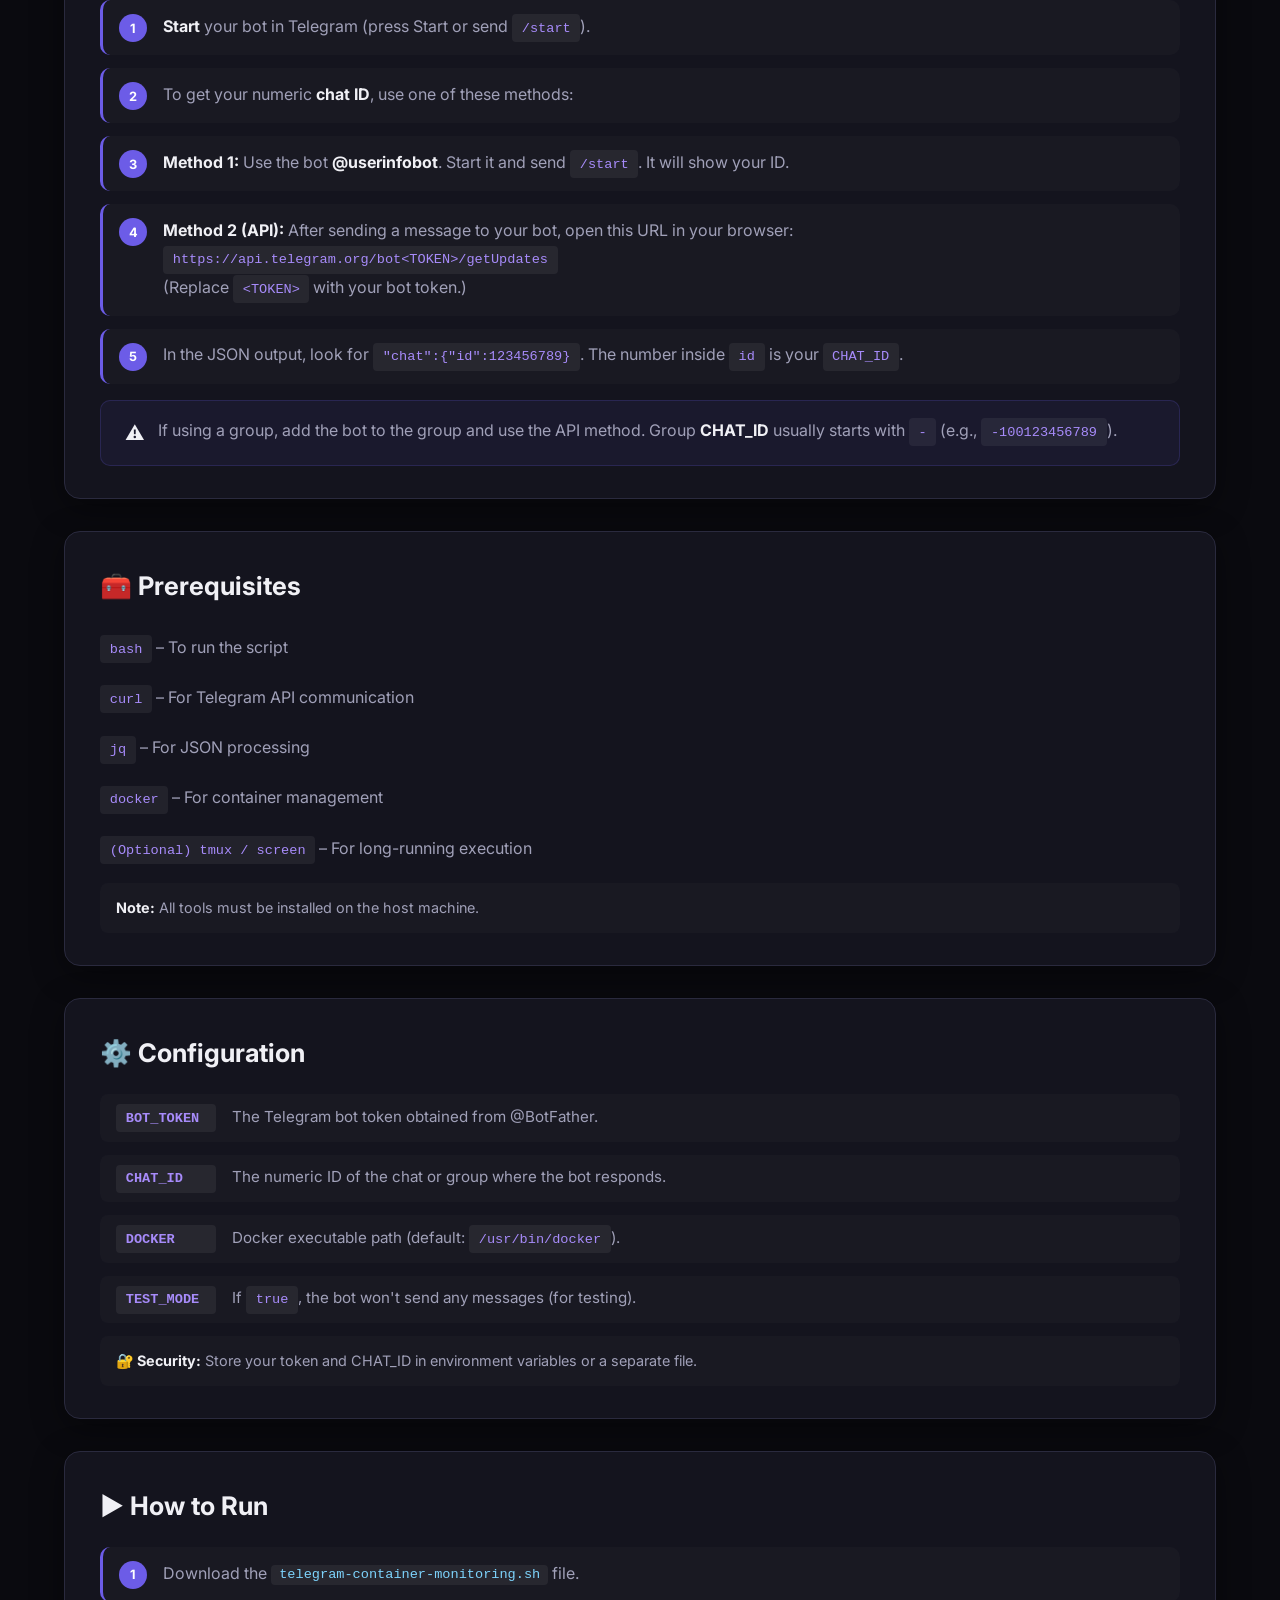
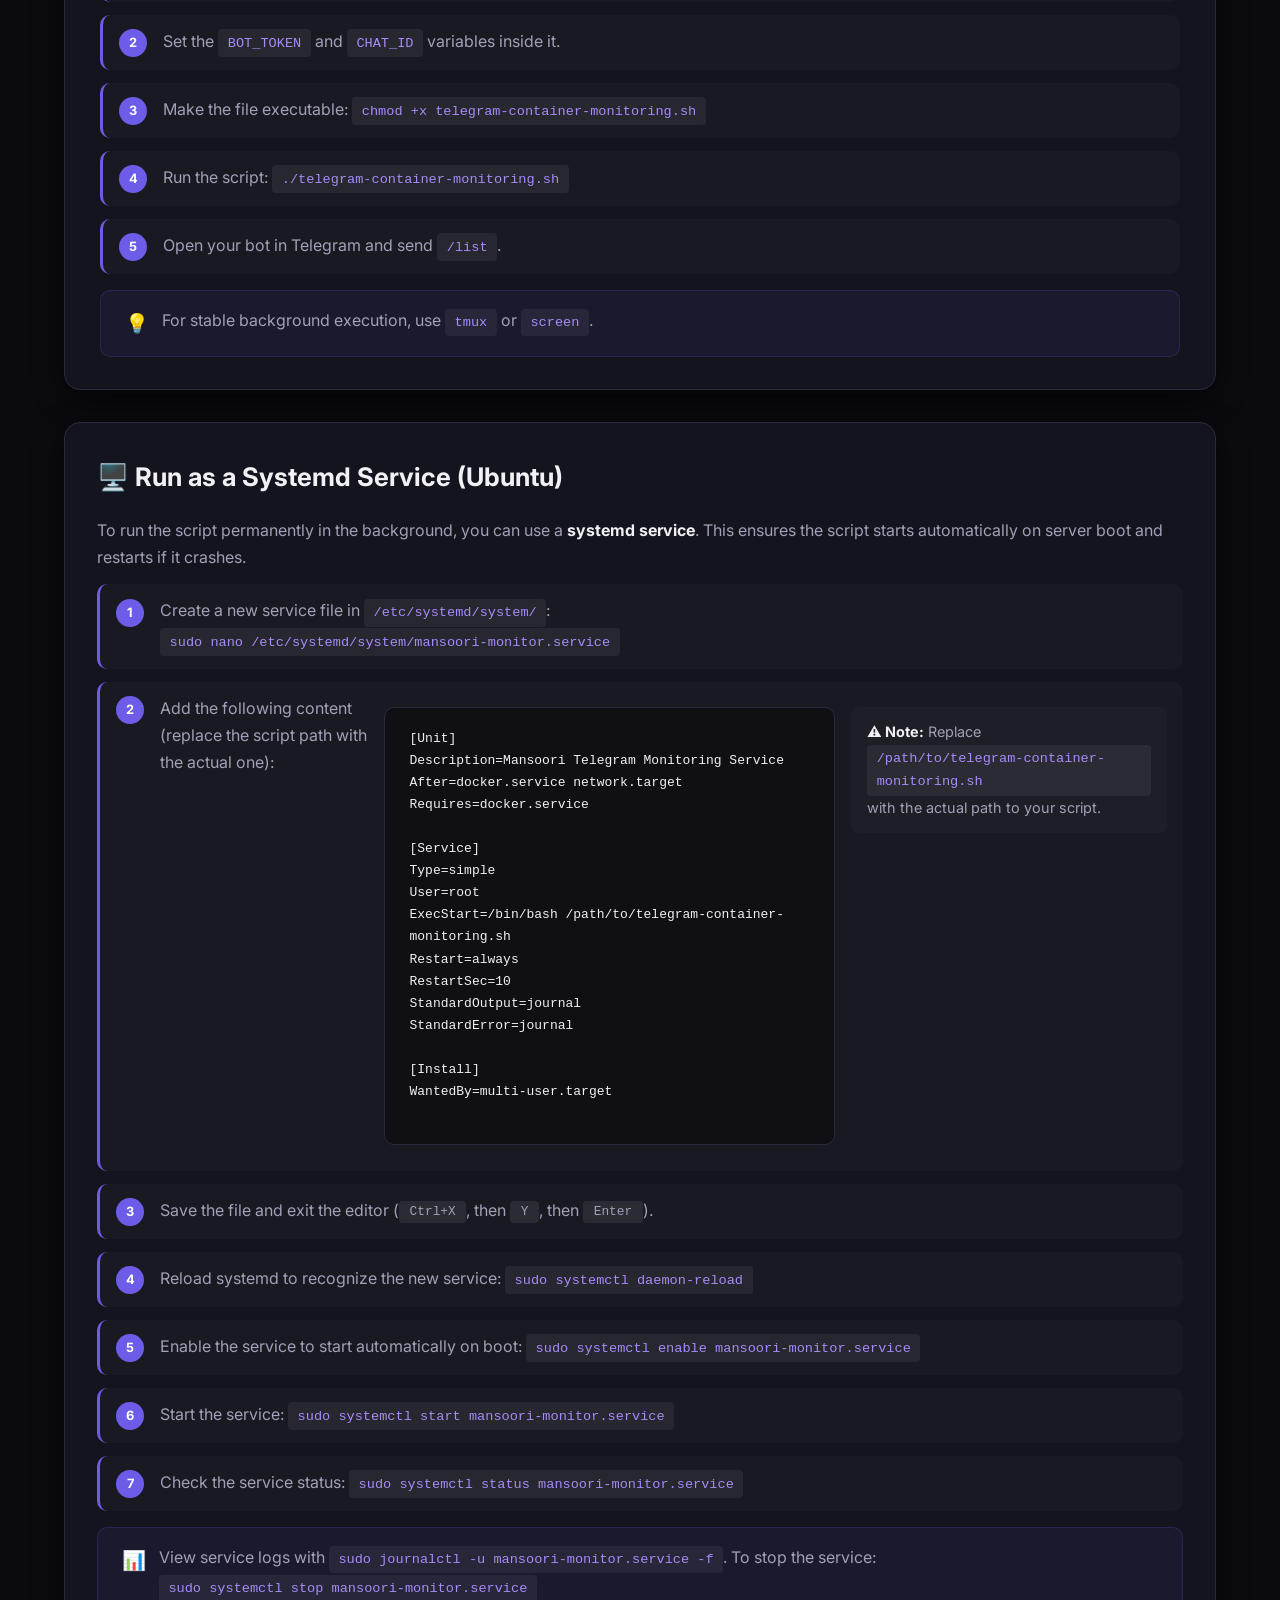
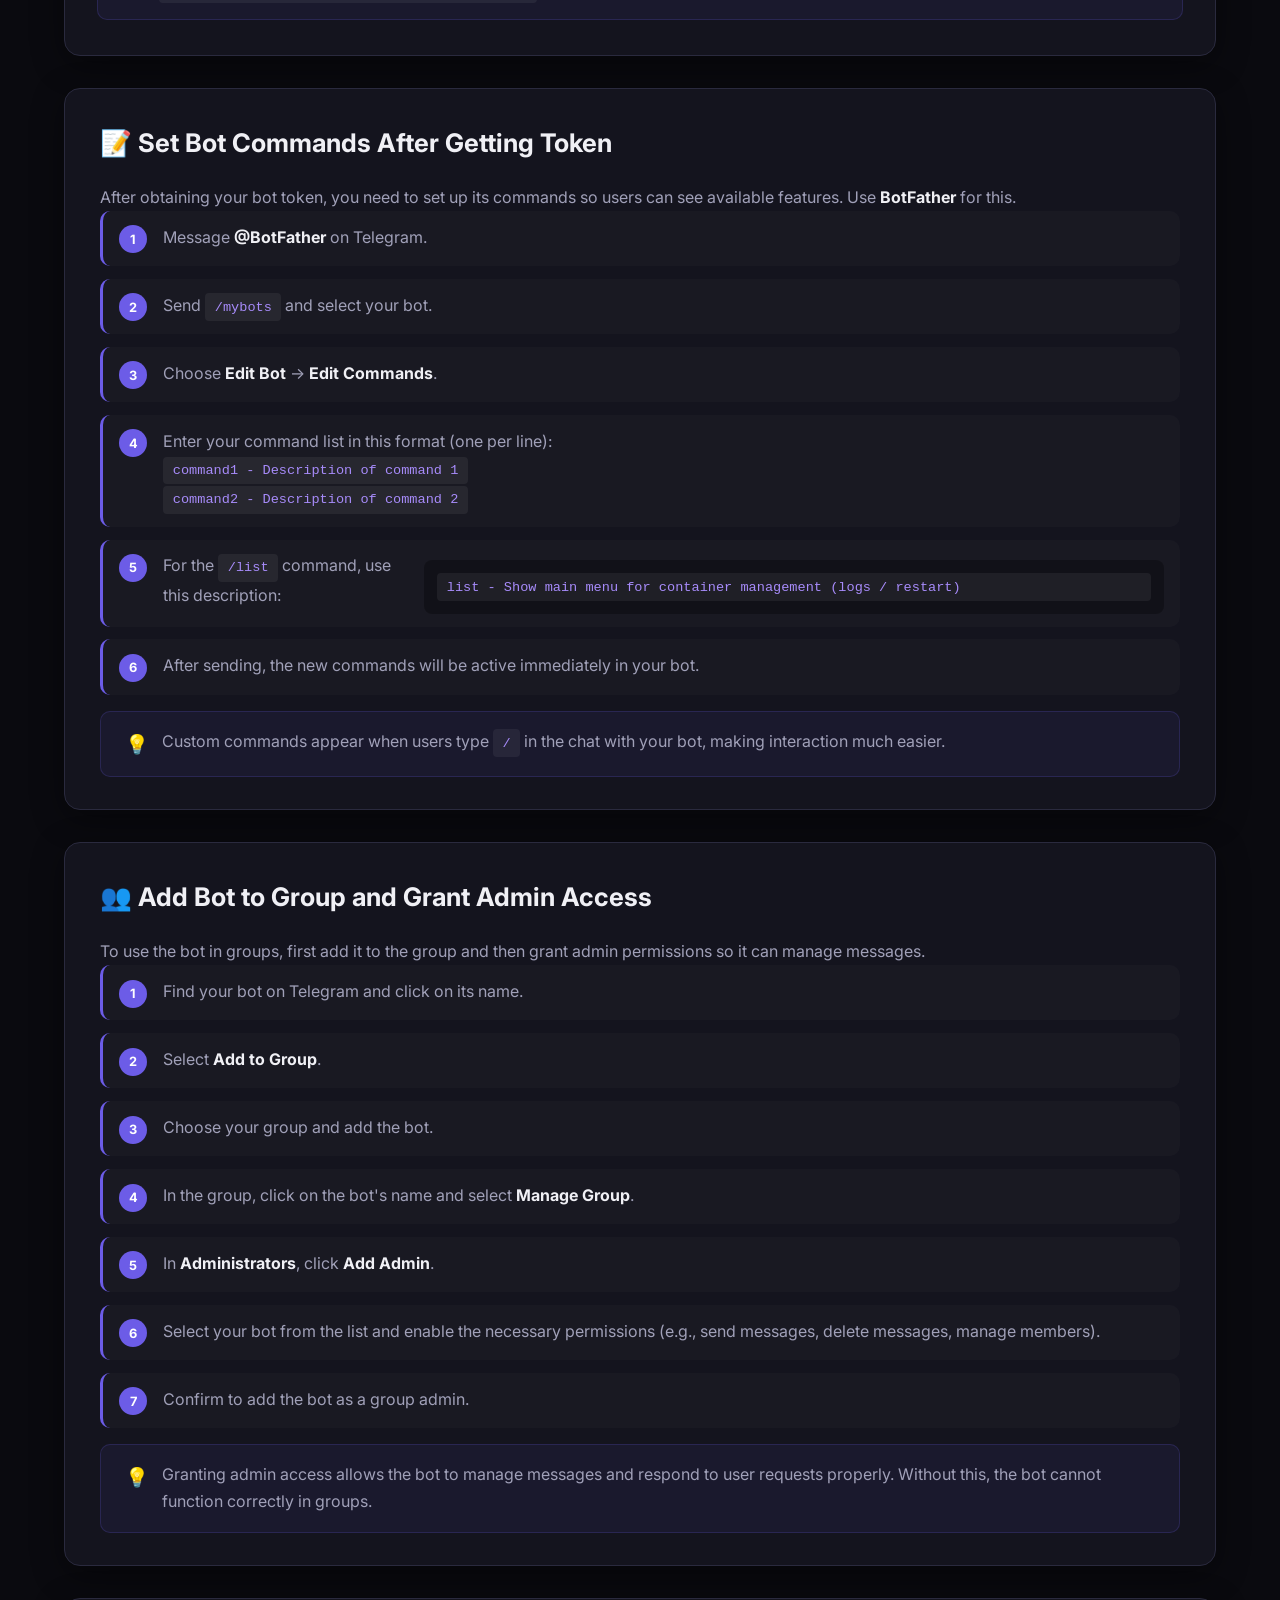
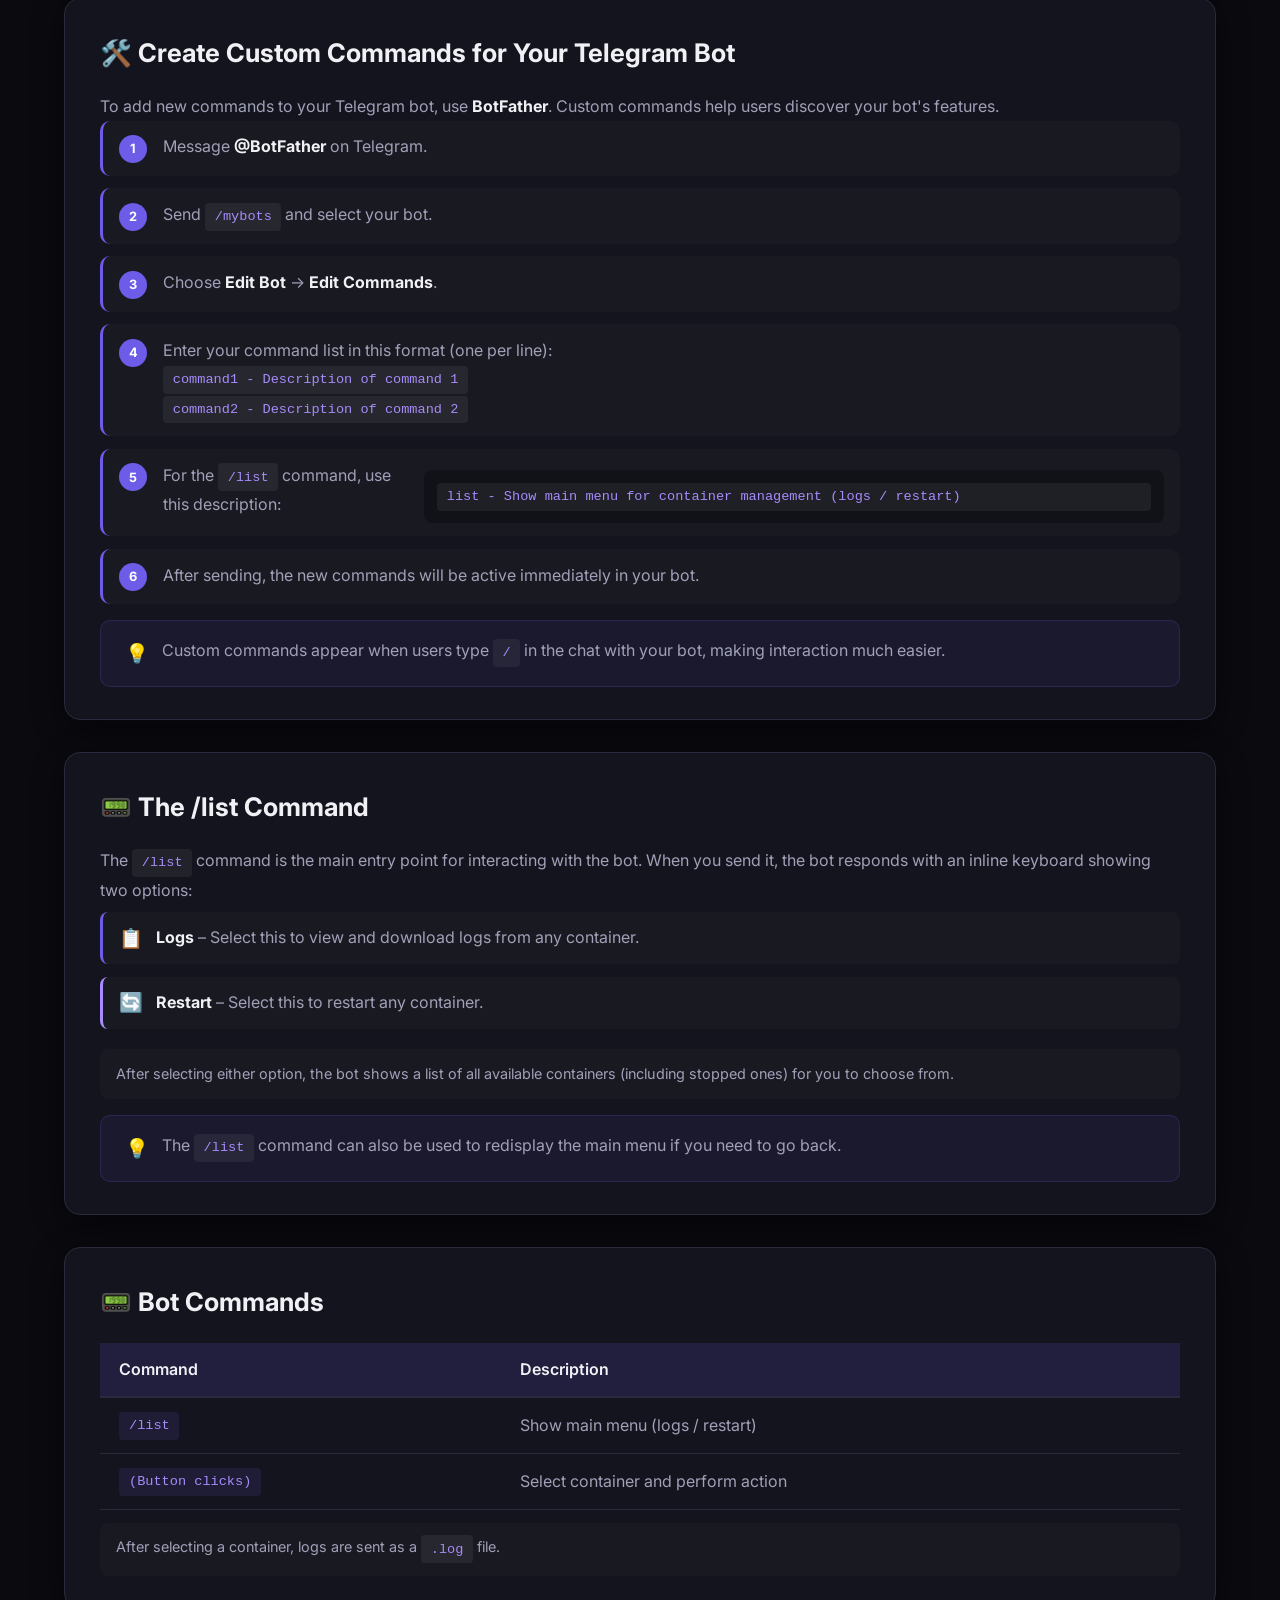
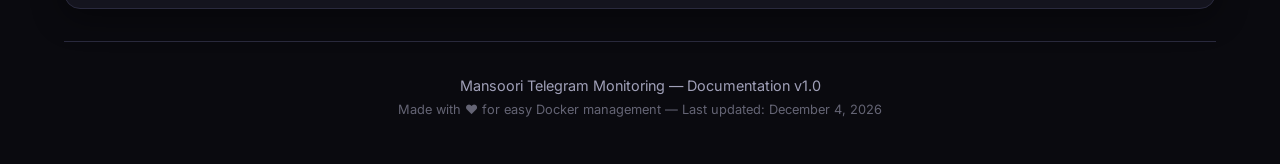
<file: en.html>
<!DOCTYPE html>
<html lang="en">
<head>
    <meta charset="UTF-8" />
    <meta name="viewport" content="width=device-width, initial-scale=1.0" />
    <title>Mansoori Telegram Monitoring</title>
    <link href="https://fonts.googleapis.com/css2?family=Inter:wght@300;400;500;600;700;800&display=swap" rel="stylesheet" />
    <style>
        * {
            margin: 0;
            padding: 0;
            box-sizing: border-box;
        }

        :root {
            --bg-primary: #0a0a0f;
            --bg-card: #14141e;
            --bg-card-hover: #1a1a2e;
            --border-color: #2a2a3e;
            --text-primary: #f0f0f5;
            --text-secondary: #a0a0b8;
            --accent: #6c5ce7;
            --accent-hover: #7c6cf7;
            --radius: 16px;
            --shadow: 0 8px 32px rgba(0,0,0,0.4);
        }

        body {
            font-family: 'Inter', -apple-system, BlinkMacSystemFont, sans-serif;
            background: var(--bg-primary);
            color: var(--text-primary);
            line-height: 1.7;
            padding: 0;
            margin: 0;
            min-height: 100vh;
            direction: ltr;
            text-align: left;
        }

        .container {
            max-width: 1200px;
            margin: 0 auto;
            padding: 0 1.5rem 3rem;
        }

        .hero {
            background: linear-gradient(135deg, #14141e 0%, #1a1a2e 50%, #0d0d1a 100%);
            border: 1px solid var(--border-color);
            border-radius: var(--radius);
            padding: 3.5rem 2.5rem;
            margin: 1.5rem auto 2.5rem;
            max-width: 1200px;
            width: calc(100% - 3rem);
            box-shadow: var(--shadow);
            position: relative;
            overflow: hidden;
            text-align: center;
        }

        .hero-content {
            position: relative;
            z-index: 2;
        }

        .hero h1 {
            font-size: 3rem;
            font-weight: 800;
            background: linear-gradient(135deg, #a78bfa, #6c5ce7);
            -webkit-background-clip: text;
            -webkit-text-fill-color: transparent;
            background-clip: text;
            margin-bottom: 0.5rem;
            letter-spacing: -0.02em;
            text-align: center;
        }

        .hero .subtitle {
            font-size: 1.2rem;
            color: var(--text-secondary);
            margin-bottom: 1.5rem;
            text-align: center;
        }

        .hero-glow {
            position: absolute;
            top: -50%;
            left: -50%;
            width: 200%;
            height: 200%;
            background: radial-gradient(ellipse at center, rgba(108,92,231,0.08) 0%, transparent 70%);
            z-index: 1;
            pointer-events: none;
        }

        .badge-container {
            display: flex;
            gap: 0.8rem;
            flex-wrap: wrap;
            justify-content: center;
        }

        .badge {
            background: rgba(108,92,231,0.15);
            border: 1px solid rgba(108,92,231,0.25);
            padding: 0.4rem 1.2rem;
            border-radius: 50px;
            font-size: 0.85rem;
            font-weight: 500;
            color: var(--text-primary);
        }

        .card {
            background: var(--bg-card);
            border: 1px solid var(--border-color);
            border-radius: var(--radius);
            padding: 2rem 2.2rem;
            margin-bottom: 2rem;
            box-shadow: var(--shadow);
            transition: border-color 0.3s ease;
        }

        .card:hover {
            border-color: rgba(108,92,231,0.3);
        }

        .card h2 {
            font-size: 1.6rem;
            font-weight: 700;
            margin-bottom: 1.2rem;
            color: var(--text-primary);
            text-align: left;
        }

        .card p, .card li {
            color: var(--text-secondary);
            text-align: left;
        }

        .card strong {
            color: var(--text-primary);
        }

        .features-grid {
            display: grid;
            grid-template-columns: repeat(auto-fit, minmax(220px, 1fr));
            gap: 1.5rem;
            margin-top: 0.5rem;
        }

        .feature-item {
            background: rgba(255,255,255,0.02);
            padding: 1.5rem 1.2rem;
            border-radius: 12px;
            border: 1px solid rgba(255,255,255,0.04);
            transition: all 0.3s ease;
            text-align: left;
        }

        .feature-item:hover {
            background: var(--bg-card-hover);
            border-color: rgba(108,92,231,0.2);
            transform: translateY(-2px);
        }

        .feature-item .icon {
            font-size: 2rem;
            display: block;
            margin-bottom: 0.5rem;
        }

        .feature-item h3 {
            font-size: 1.1rem;
            font-weight: 600;
            margin-bottom: 0.3rem;
            color: var(--text-primary);
            text-align: left;
        }

        .feature-item p {
            font-size: 0.9rem;
            color: var(--text-secondary);
            text-align: left;
        }

        .step-list {
            display: flex;
            flex-direction: column;
            gap: 0.8rem;
        }

        .step {
            display: flex;
            align-items: flex-start;
            gap: 1rem;
            padding: 0.8rem 1rem;
            background: rgba(255,255,255,0.02);
            border-radius: 10px;
            border-left: 3px solid var(--accent);
        }

        .step-num {
            background: var(--accent);
            color: #fff;
            width: 28px;
            height: 28px;
            border-radius: 50%;
            display: flex;
            align-items: center;
            justify-content: center;
            font-size: 0.8rem;
            font-weight: 700;
            flex-shrink: 0;
            margin-top: 0.1rem;
        }

        .step p {
            margin: 0;
            color: var(--text-secondary);
            text-align: left;
        }

        .step strong {
            color: var(--text-primary);
        }

        .cmd, code, .var {
            background: rgba(255,255,255,0.06);
            padding: 0.15rem 0.6rem;
            border-radius: 4px;
            font-family: 'Monaco', 'Menlo', monospace;
            font-size: 0.85rem;
            color: #a78bfa;
            direction: ltr;
            text-align: left;
            display: inline-block;
        }

        pre {
            background: rgba(0,0,0,0.4);
            padding: 1.2rem 1.5rem;
            border-radius: 10px;
            overflow-x: auto;
            border: 1px solid var(--border-color);
            margin: 0.8rem 0;
            white-space: pre-wrap !important;
            word-wrap: break-word !important;
            overflow: visible !important;
            max-height: none !important;
            width: 100% !important;
            box-sizing: border-box !important;
        }

        pre code {
            background: transparent;
            padding: 0;
            color: #e0e0e5;
            font-size: 0.85rem;
            display: block;
            direction: ltr;
            text-align: left;
        }

        .tip-box {
            background: rgba(108,92,231,0.08);
            border: 1px solid rgba(108,92,231,0.2);
            border-radius: 10px;
            padding: 1rem 1.5rem;
            margin-top: 1rem;
            display: flex;
            align-items: flex-start;
            gap: 0.8rem;
        }

        .tip-icon {
            font-size: 1.2rem;
            flex-shrink: 0;
        }

        .tip-box p {
            margin: 0;
            color: var(--text-secondary);
            text-align: left;
        }

        .config-block {
            display: flex;
            flex-direction: column;
            gap: 0.8rem;
        }

        .config-item {
            display: flex;
            align-items: baseline;
            gap: 1rem;
            padding: 0.6rem 1rem;
            background: rgba(255,255,255,0.02);
            border-radius: 8px;
            flex-wrap: wrap;
        }

        .config-item .var {
            font-weight: 600;
            min-width: 100px;
        }

        .config-item .desc {
            color: var(--text-secondary);
            font-size: 0.95rem;
            text-align: left;
        }

        .commands-table {
            width: 100%;
            border-collapse: collapse;
            margin: 0.5rem 0;
        }

        .commands-table th {
            background: rgba(108,92,231,0.15);
            padding: 0.8rem 1.2rem;
            text-align: left;
            font-weight: 600;
            color: var(--text-primary);
            border-bottom: 2px solid var(--border-color);
        }

        .commands-table td {
            padding: 0.8rem 1.2rem;
            border-bottom: 1px solid var(--border-color);
            color: var(--text-secondary);
            text-align: left;
        }

        .commands-table tr:hover td {
            background: rgba(255,255,255,0.02);
        }

        .commands-table .cmd {
            background: rgba(108,92,231,0.12);
        }

        .prereq-list {
            list-style: none;
            padding: 0;
            display: flex;
            flex-direction: column;
            gap: 0.5rem;
        }

        .prereq-list li {
            padding: 0.4rem 0;
            color: var(--text-secondary);
            text-align: left;
        }

        .note {
            font-size: 0.9rem;
            color: var(--text-secondary);
            padding: 0.8rem 1rem;
            background: rgba(255,255,255,0.02);
            border-radius: 8px;
            margin-top: 0.8rem;
            text-align: left;
        }

        .file {
            background: rgba(255,255,255,0.06);
            padding: 0.15rem 0.5rem;
            border-radius: 4px;
            font-family: monospace;
            font-size: 0.85rem;
            color: #7dd3fc;
        }

        .footer {
            text-align: center;
            padding: 2rem 0 1rem;
            border-top: 1px solid var(--border-color);
            margin-top: 1rem;
        }

        .footer p {
            color: var(--text-secondary);
            font-size: 0.9rem;
            text-align: center;
        }

        .footer .small {
            font-size: 0.8rem;
            color: rgba(160,160,184,0.6);
        }

        kbd {
            background: rgba(255,255,255,0.08);
            padding: 0.15rem 0.6rem;
            border-radius: 4px;
            font-size: 0.8rem;
            border: 1px solid var(--border-color);
            color: var(--text-secondary);
        }

        .service-section {
            width: 100% !important;
            max-width: 100% !important;
            margin: 0 auto 2rem auto !important;
            padding: 0 !important;
            border-radius: 0 !important;
            box-shadow: none !important;
            background: transparent !important;
            border: none !important;
            overflow: visible !important;
        }

        .service-section .service-inner {
            background: var(--bg-card);
            border: 1px solid var(--border-color);
            border-radius: var(--radius);
            padding: 2rem 2rem 2.2rem;
            box-shadow: var(--shadow);
            width: 100%;
            overflow: visible !important;
        }

        .service-section pre {
            white-space: pre-wrap !important;
            word-wrap: break-word !important;
            overflow: visible !important;
            max-height: none !important;
            width: 100% !important;
            box-sizing: border-box !important;
        }

        ul, ol {
            padding-left: 1.5rem;
            padding-right: 0;
        }

        ul li, ol li {
            text-align: left;
        }

        @media (max-width: 768px) {
            .hero {
                padding: 2rem 1.2rem;
                width: calc(100% - 1.5rem);
            }
            .hero h1 {
                font-size: 2rem;
            }
            .card {
                padding: 1.5rem 1.2rem;
            }
            .features-grid {
                grid-template-columns: 1fr 1fr;
            }
            .config-item {
                flex-direction: column;
                gap: 0.2rem;
            }
            .service-section .service-inner {
                padding: 1.4rem 1.2rem;
            }
        }

        @media (max-width: 480px) {
            .features-grid {
                grid-template-columns: 1fr;
            }
            .hero h1 {
                font-size: 1.6rem;
            }
            .step {
                flex-direction: column;
                gap: 0.3rem;
            }
            .service-section .service-inner {
                padding: 1rem 0.8rem;
            }
        }
    </style>
</head>
<body>

    <header class="hero">
        <div class="hero-content">
            <h1>Mansoori Telegram Monitoring</h1>
            <p class="subtitle">Manage and monitor Docker containers via Telegram bot</p>
            <div class="badge-container">
                <span class="badge">🚀 Docker</span>
                <span class="badge">🤖 Telegram Bot</span>
                <span class="badge">📊 Real-time</span>
            </div>
        </div>
        <div class="hero-glow"></div>
    </header>

    <main class="container">

        <section class="card">
            <h2>🔍 Overview</h2>
            <p>
                This tool allows you to manage your <strong>Docker containers</strong> remotely using a 
                <strong>Telegram bot</strong>. View logs, restart containers, and receive reports 
                with just a few taps in Telegram.
            </p>
        </section>

        <section class="card">
            <h2>✨ Features</h2>
            <div class="features-grid">
                <div class="feature-item">
                    <span class="icon">📋</span>
                    <h3>Get Logs</h3>
                    <p>Select a container and receive its latest logs as a file.</p>
                </div>
                <div class="feature-item">
                    <span class="icon">🔄</span>
                    <h3>Restart</h3>
                    <p>Restart any container with a simple command.</p>
                </div>
                <div class="feature-item">
                    <span class="icon">📱</span>
                    <h3>Telegram Access</h3>
                    <p>Do everything from your phone without SSH or terminal.</p>
                </div>
                <div class="feature-item">
                    <span class="icon">⚡</span>
                    <h3>Fast Response</h3>
                    <p>The bot continuously listens for your requests.</p>
                </div>
            </div>
        </section>

        <section class="card">
            <h2>🤖 Create a Telegram Bot</h2>
            <div class="step-list">
                <div class="step">
                    <span class="step-num">1</span>
                    <p>Open Telegram and message <strong>@BotFather</strong>.</p>
                </div>
                <div class="step">
                    <span class="step-num">2</span>
                    <p>Send the command <span class="cmd">/newbot</span>.</p>
                </div>
                <div class="step">
                    <span class="step-num">3</span>
                    <p>Choose a <strong>name</strong> for your bot (e.g., <code>Mansoori Monitor</code>).</p>
                </div>
                <div class="step">
                    <span class="step-num">4</span>
                    <p>Choose a <strong>username</strong> ending with <code>bot</code> (e.g., <code>mansoori_monitor_bot</code>).</p>
                </div>
                <div class="step">
                    <span class="step-num">5</span>
                    <p>After confirmation, copy the <strong>token</strong> (e.g., <code>123456:ABC-DEF...</code>). This is your <span class="var">BOT_TOKEN</span>.</p>
                </div>
            </div>
            <div class="tip-box">
                <span class="tip-icon">💡</span>
                <p>Store your bot token securely. Never share it with anyone.</p>
            </div>
        </section>

        <section class="card">
            <h2>🆔 Get CHAT_ID</h2>
            <div class="step-list">
                <div class="step">
                    <span class="step-num">1</span>
                    <p><strong>Start</strong> your bot in Telegram (press Start or send <span class="cmd">/start</span>).</p>
                </div>
                <div class="step">
                    <span class="step-num">2</span>
                    <p>To get your numeric <strong>chat ID</strong>, use one of these methods:</p>
                </div>
                <div class="step">
                    <span class="step-num">3</span>
                    <p>
                        <strong>Method 1:</strong> Use the bot <strong>@userinfobot</strong>. 
                        Start it and send <span class="cmd">/start</span>. It will show your ID.
                    </p>
                </div>
                <div class="step">
                    <span class="step-num">4</span>
                    <p>
                        <strong>Method 2 (API):</strong> After sending a message to your bot, open this URL in your browser:
                        <br />
                        <code>https://api.telegram.org/bot&lt;TOKEN&gt;/getUpdates</code>
                        <br />
                        (Replace <code>&lt;TOKEN&gt;</code> with your bot token.)
                    </p>
                </div>
                <div class="step">
                    <span class="step-num">5</span>
                    <p>In the JSON output, look for <code>"chat":{"id":123456789}</code>. The number inside <code>id</code> is your <span class="var">CHAT_ID</span>.</p>
                </div>
            </div>
            <div class="tip-box">
                <span class="tip-icon">⚠️</span>
                <p>
                    If using a group, add the bot to the group and use the API method. 
                    Group <strong>CHAT_ID</strong> usually starts with <code>-</code> (e.g., <code>-100123456789</code>).
                </p>
            </div>
        </section>

        <section class="card">
            <h2>🧰 Prerequisites</h2>
            <ul class="prereq-list">
                <li><span class="cmd">bash</span> – To run the script</li>
                <li><span class="cmd">curl</span> – For Telegram API communication</li>
                <li><span class="cmd">jq</span> – For JSON processing</li>
                <li><span class="cmd">docker</span> – For container management</li>
                <li><span class="cmd">(Optional) tmux / screen</span> – For long-running execution</li>
            </ul>
            <p class="note">
                <strong>Note:</strong> All tools must be installed on the host machine.
            </p>
        </section>

        <section class="card">
            <h2>⚙️ Configuration</h2>
            <div class="config-block">
                <div class="config-item">
                    <span class="var">BOT_TOKEN</span>
                    <span class="desc">The Telegram bot token obtained from @BotFather.</span>
                </div>
                <div class="config-item">
                    <span class="var">CHAT_ID</span>
                    <span class="desc">The numeric ID of the chat or group where the bot responds.</span>
                </div>
                <div class="config-item">
                    <span class="var">DOCKER</span>
                    <span class="desc">Docker executable path (default: <code>/usr/bin/docker</code>).</span>
                </div>
                <div class="config-item">
                    <span class="var">TEST_MODE</span>
                    <span class="desc">If <code>true</code>, the bot won't send any messages (for testing).</span>
                </div>
            </div>
            <p class="note">
                <strong>🔐 Security:</strong> Store your token and CHAT_ID in environment variables or a separate file.
            </p>
        </section>

        <section class="card">
            <h2>▶️ How to Run</h2>
            <div class="step-list">
                <div class="step">
                    <span class="step-num">1</span>
                    <p>Download the <span class="file">telegram-container-monitoring.sh</span> file.</p>
                </div>
                <div class="step">
                    <span class="step-num">2</span>
                    <p>Set the <code>BOT_TOKEN</code> and <code>CHAT_ID</code> variables inside it.</p>
                </div>
                <div class="step">
                    <span class="step-num">3</span>
                    <p>Make the file executable: <span class="cmd">chmod +x telegram-container-monitoring.sh</span></p>
                </div>
                <div class="step">
                    <span class="step-num">4</span>
                    <p>Run the script: <span class="cmd">./telegram-container-monitoring.sh</span></p>
                </div>
                <div class="step">
                    <span class="step-num">5</span>
                    <p>Open your bot in Telegram and send <span class="cmd">/list</span>.</p>
                </div>
            </div>
            <div class="tip-box">
                <span class="tip-icon">💡</span>
                <p>For stable background execution, use <span class="cmd">tmux</span> or <span class="cmd">screen</span>.</p>
            </div>
        </section>

        <section class="card service-section">
            <div class="service-inner">
                <h2>🖥️ Run as a Systemd Service (Ubuntu)</h2>
                <p style="color:var(--text-secondary); margin-bottom:0.8rem;">
                    To run the script permanently in the background, you can use a <strong>systemd service</strong>. 
                    This ensures the script starts automatically on server boot and restarts if it crashes.
                </p>
                <div class="step-list">
                    <div class="step">
                        <span class="step-num">1</span>
                        <p>
                            Create a new service file in <code>/etc/systemd/system/</code>:
                            <br />
                            <span class="cmd">sudo nano /etc/systemd/system/mansoori-monitor.service</span>
                        </p>
                    </div>
                    <div class="step">
                        <span class="step-num">2</span>
                        <p>
                            Add the following content (replace the script path with the actual one):
                        </p>
                        <pre>
[Unit]
Description=Mansoori Telegram Monitoring Service
After=docker.service network.target
Requires=docker.service

[Service]
Type=simple
User=root
ExecStart=/bin/bash /path/to/telegram-container-monitoring.sh
Restart=always
RestartSec=10
StandardOutput=journal
StandardError=journal

[Install]
WantedBy=multi-user.target
                        </pre>
                        <p class="note" style="margin-top:0.8rem;">
                            <strong>⚠️ Note:</strong> Replace <code>/path/to/telegram-container-monitoring.sh</code> with the actual path to your script.
                        </p>
                    </div>
                    <div class="step">
                        <span class="step-num">3</span>
                        <p>Save the file and exit the editor (<kbd>Ctrl+X</kbd>, then <kbd>Y</kbd>, then <kbd>Enter</kbd>).</p>
                    </div>
                    <div class="step">
                        <span class="step-num">4</span>
                        <p>Reload systemd to recognize the new service: <span class="cmd">sudo systemctl daemon-reload</span></p>
                    </div>
                    <div class="step">
                        <span class="step-num">5</span>
                        <p>Enable the service to start automatically on boot: <span class="cmd">sudo systemctl enable mansoori-monitor.service</span></p>
                    </div>
                    <div class="step">
                        <span class="step-num">6</span>
                        <p>Start the service: <span class="cmd">sudo systemctl start mansoori-monitor.service</span></p>
                    </div>
                    <div class="step">
                        <span class="step-num">7</span>
                        <p>Check the service status: <span class="cmd">sudo systemctl status mansoori-monitor.service</span></p>
                    </div>
                </div>
                <div class="tip-box">
                    <span class="tip-icon">📊</span>
                    <p>
                        View service logs with <span class="cmd">sudo journalctl -u mansoori-monitor.service -f</span>.
                        To stop the service: <span class="cmd">sudo systemctl stop mansoori-monitor.service</span>
                    </p>
                </div>
            </div>
        </section>

        <section class="card">
            <h2>📝 Set Bot Commands After Getting Token</h2>
            <p>
                After obtaining your bot token, you need to set up its commands so users can see available features. 
                Use <strong>BotFather</strong> for this.
            </p>
            <div class="step-list">
                <div class="step">
                    <span class="step-num">1</span>
                    <p>Message <strong>@BotFather</strong> on Telegram.</p>
                </div>
                <div class="step">
                    <span class="step-num">2</span>
                    <p>Send <span class="cmd">/mybots</span> and select your bot.</p>
                </div>
                <div class="step">
                    <span class="step-num">3</span>
                    <p>Choose <strong>Edit Bot</strong> → <strong>Edit Commands</strong>.</p>
                </div>
                <div class="step">
                    <span class="step-num">4</span>
                    <p>
                        Enter your command list in this format (one per line):
                        <br />
                        <code>command1 - Description of command 1</code>
                        <br />
                        <code>command2 - Description of command 2</code>
                    </p>
                </div>
                <div class="step">
                    <span class="step-num">5</span>
                    <p>For the <span class="cmd">/list</span> command, use this description:</p>
                    <div style="background:rgba(0,0,0,0.3); padding:0.8rem; border-radius:8px; margin-top:0.5rem; width:100%;">
                        <code style="display:block; direction:ltr; text-align:left;">list - Show main menu for container management (logs / restart)</code>
                    </div>
                </div>
                <div class="step">
                    <span class="step-num">6</span>
                    <p>After sending, the new commands will be active immediately in your bot.</p>
                </div>
            </div>
            <div class="tip-box">
                <span class="tip-icon">💡</span>
                <p>
                    Custom commands appear when users type <code>/</code> in the chat with your bot, 
                    making interaction much easier.
                </p>
            </div>
        </section>

        <section class="card">
            <h2>👥 Add Bot to Group and Grant Admin Access</h2>
            <p>
                To use the bot in groups, first add it to the group and then grant admin permissions so it can manage messages.
            </p>
            <div class="step-list">
                <div class="step">
                    <span class="step-num">1</span>
                    <p>Find your bot on Telegram and click on its name.</p>
                </div>
                <div class="step">
                    <span class="step-num">2</span>
                    <p>Select <strong>Add to Group</strong>.</p>
                </div>
                <div class="step">
                    <span class="step-num">3</span>
                    <p>Choose your group and add the bot.</p>
                </div>
                <div class="step">
                    <span class="step-num">4</span>
                    <p>In the group, click on the bot's name and select <strong>Manage Group</strong>.</p>
                </div>
                <div class="step">
                    <span class="step-num">5</span>
                    <p>In <strong>Administrators</strong>, click <strong>Add Admin</strong>.</p>
                </div>
                <div class="step">
                    <span class="step-num">6</span>
                    <p>Select your bot from the list and enable the necessary permissions (e.g., send messages, delete messages, manage members).</p>
                </div>
                <div class="step">
                    <span class="step-num">7</span>
                    <p>Confirm to add the bot as a group admin.</p>
                </div>
            </div>
            <div class="tip-box">
                <span class="tip-icon">💡</span>
                <p>
                    Granting admin access allows the bot to manage messages and respond to user requests properly.
                    Without this, the bot cannot function correctly in groups.
                </p>
            </div>
        </section>

        <section class="card">
            <h2>🛠️ Create Custom Commands for Your Telegram Bot</h2>
            <p>
                To add new commands to your Telegram bot, use <strong>BotFather</strong>. 
                Custom commands help users discover your bot's features.
            </p>
            <div class="step-list">
                <div class="step">
                    <span class="step-num">1</span>
                    <p>Message <strong>@BotFather</strong> on Telegram.</p>
                </div>
                <div class="step">
                    <span class="step-num">2</span>
                    <p>Send <span class="cmd">/mybots</span> and select your bot.</p>
                </div>
                <div class="step">
                    <span class="step-num">3</span>
                    <p>Choose <strong>Edit Bot</strong> → <strong>Edit Commands</strong>.</p>
                </div>
                <div class="step">
                    <span class="step-num">4</span>
                    <p>
                        Enter your command list in this format (one per line):
                        <br />
                        <code>command1 - Description of command 1</code>
                        <br />
                        <code>command2 - Description of command 2</code>
                    </p>
                </div>
                <div class="step">
                    <span class="step-num">5</span>
                    <p>For the <span class="cmd">/list</span> command, use this description:</p>
                    <div style="background:rgba(0,0,0,0.3); padding:0.8rem; border-radius:8px; margin-top:0.5rem; width:100%;">
                        <code style="display:block; direction:ltr; text-align:left;">list - Show main menu for container management (logs / restart)</code>
                    </div>
                </div>
                <div class="step">
                    <span class="step-num">6</span>
                    <p>After sending, the new commands will be active immediately in your bot.</p>
                </div>
            </div>
            <div class="tip-box">
                <span class="tip-icon">💡</span>
                <p>
                    Custom commands appear when users type <code>/</code> in the chat with your bot, 
                    making interaction much easier.
                </p>
            </div>
        </section>

        <section class="card">
            <h2>📟 The /list Command</h2>
            <p>
                The <span class="cmd">/list</span> command is the main entry point for interacting with the bot. 
                When you send it, the bot responds with an inline keyboard showing two options:
            </p>
            <ul style="list-style:none; padding:0.5rem 0; display:flex; flex-direction:column; gap:0.8rem;">
                <li style="display:flex; align-items:center; gap:0.8rem; background:rgba(255,255,255,0.02); padding:0.6rem 1rem; border-radius:8px; border-left:3px solid var(--accent);">
                    <span style="font-size:1.2rem;">📋</span>
                    <span><strong>Logs</strong> – Select this to view and download logs from any container.</span>
                </li>
                <li style="display:flex; align-items:center; gap:0.8rem; background:rgba(255,255,255,0.02); padding:0.6rem 1rem; border-radius:8px; border-left:3px solid #a78bfa;">
                    <span style="font-size:1.2rem;">🔄</span>
                    <span><strong>Restart</strong> – Select this to restart any container.</span>
                </li>
            </ul>
            <p class="note">
                After selecting either option, the bot shows a list of all available containers (including stopped ones) for you to choose from.
            </p>
            <div class="tip-box" style="margin-top:1rem;">
                <span class="tip-icon">💡</span>
                <p>
                    The <span class="cmd">/list</span> command can also be used to redisplay the main menu if you need to go back.
                </p>
            </div>
        </section>

        <section class="card">
            <h2>📟 Bot Commands</h2>
            <table class="commands-table">
                <thead>
                    <tr><th>Command</th><th>Description</th></tr>
                </thead>
                <tbody>
                    <tr><td><span class="cmd">/list</span></td><td>Show main menu (logs / restart)</td></tr>
                    <tr><td><span class="cmd">(Button clicks)</span></td><td>Select container and perform action</td></tr>
                </tbody>
            </table>
            <p class="note">
                After selecting a container, logs are sent as a <code>.log</code> file.
            </p>
        </section>

        <footer class="footer">
            <p>Mansoori Telegram Monitoring &mdash; Documentation v1.0</p>
            <p class="small">Made with ❤️ for easy Docker management</p>
        </footer>

    </main>

    <script src="js/script.js"></script>
</body>
</html>
</file>
